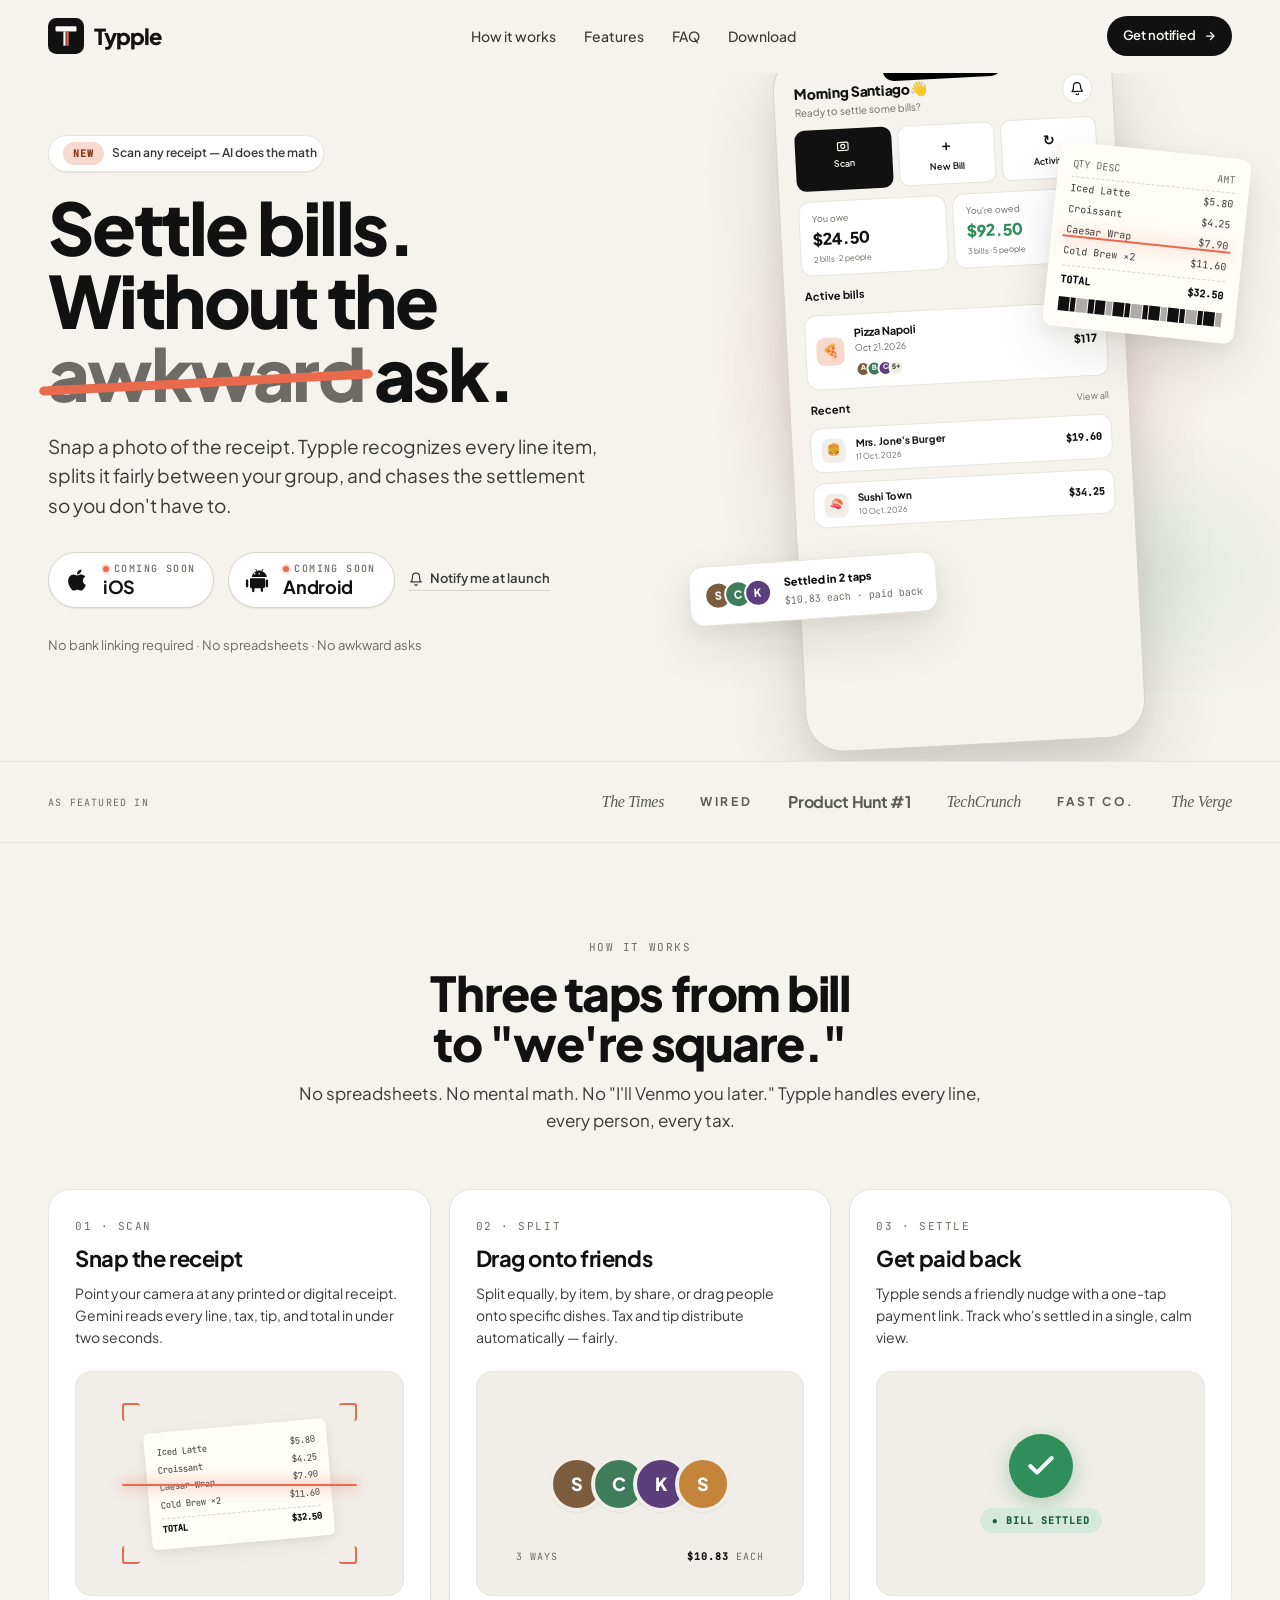
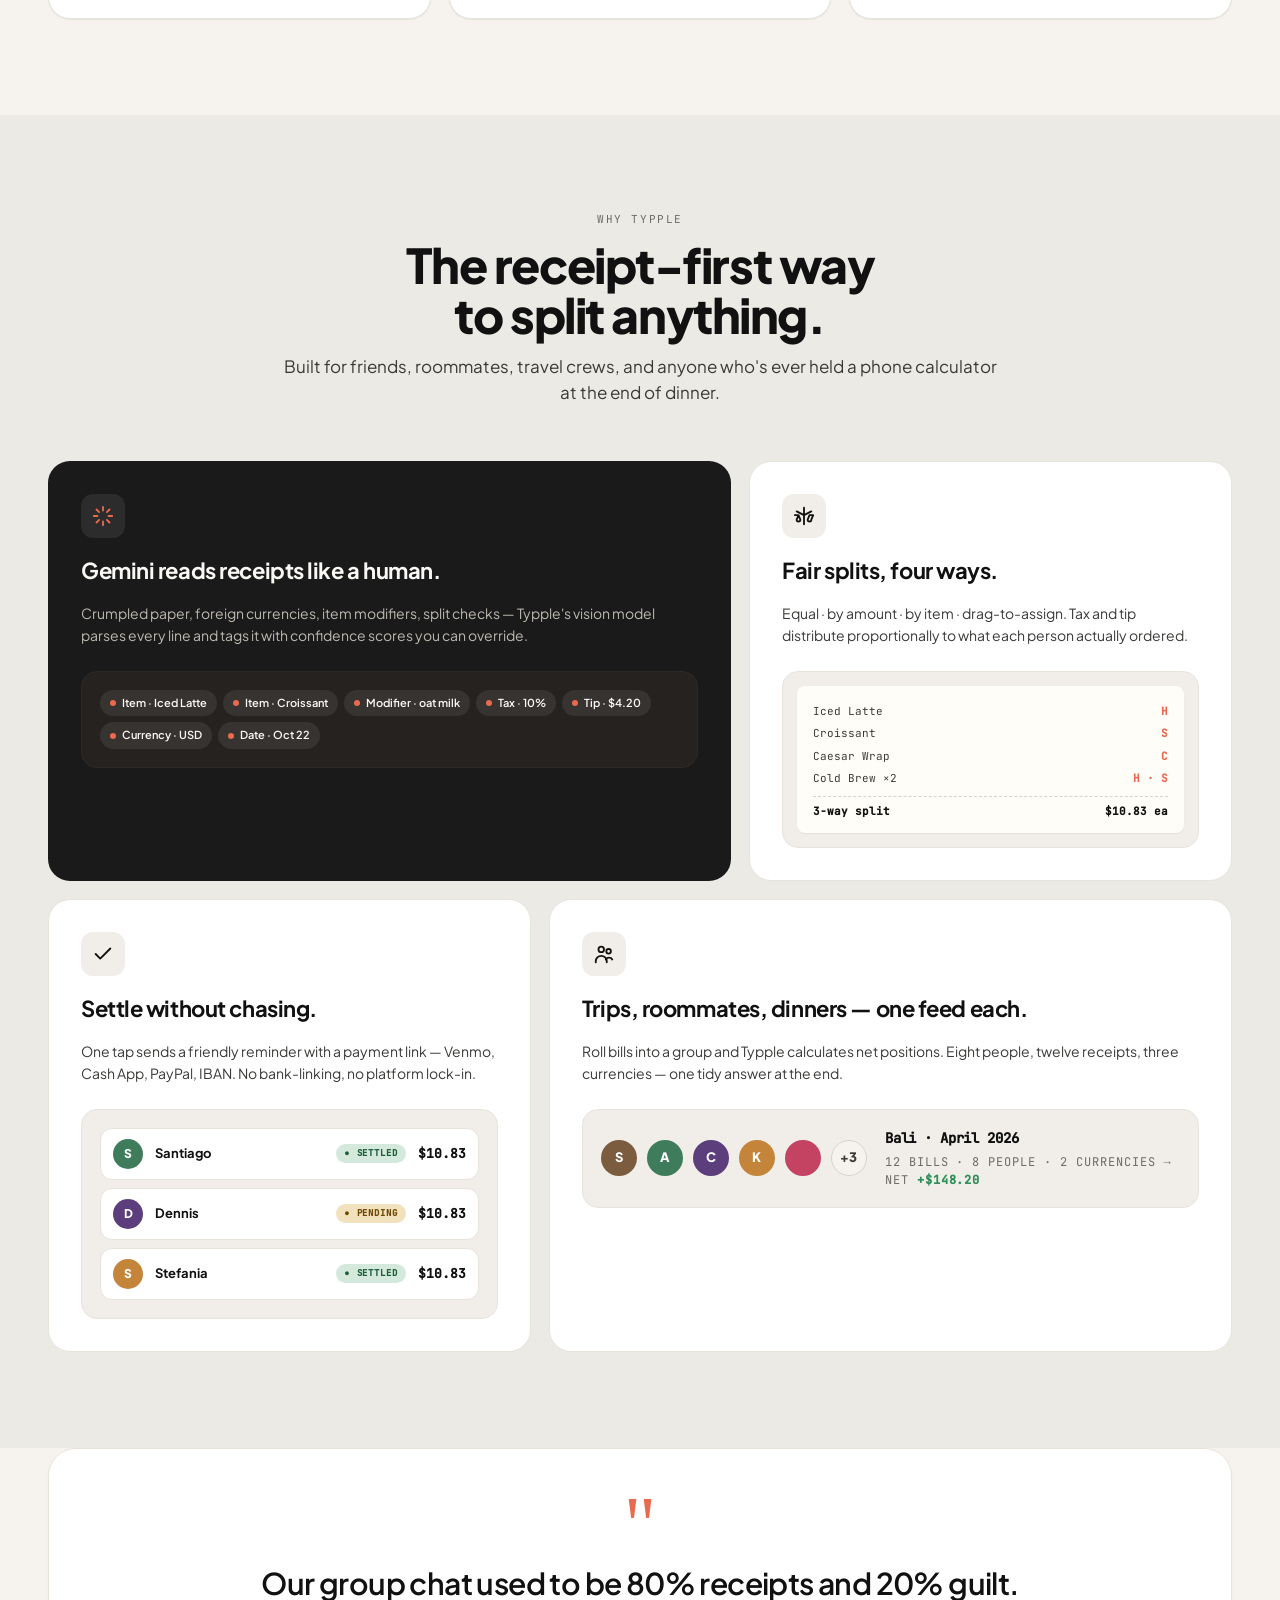
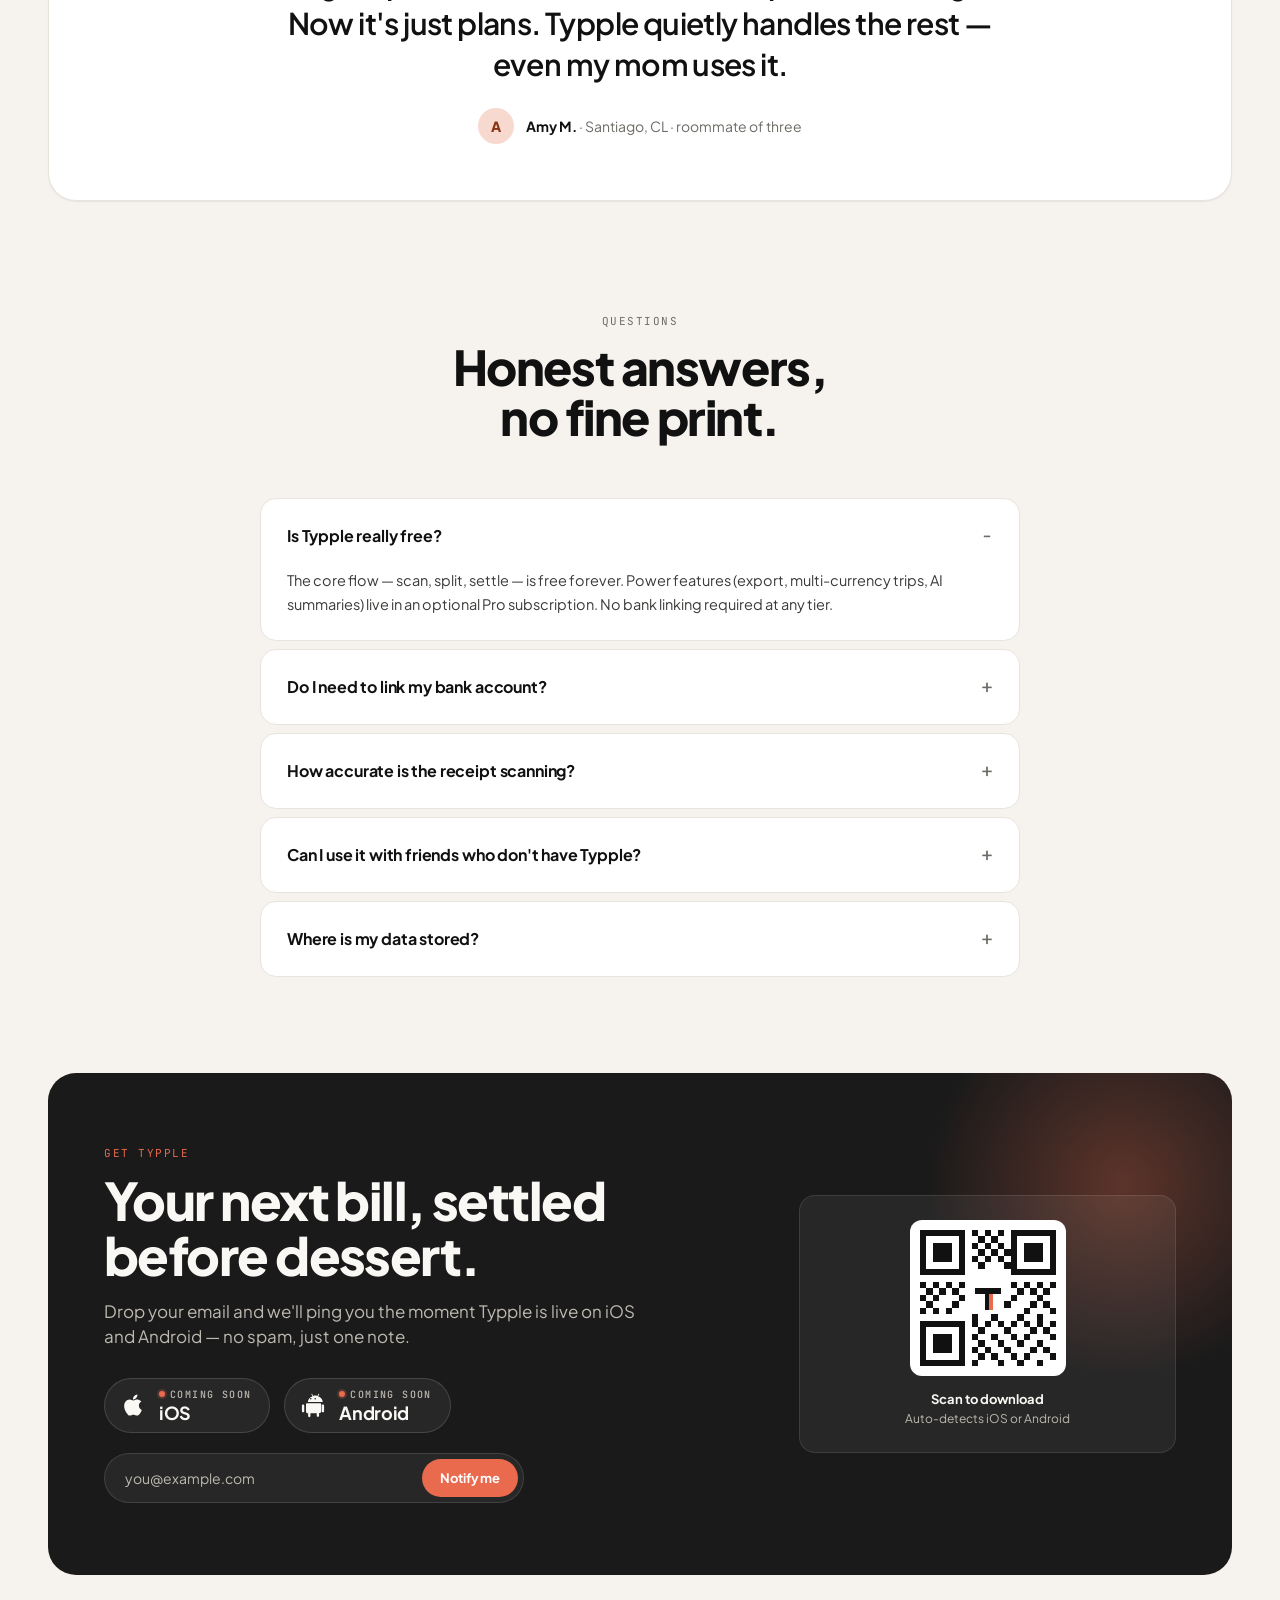
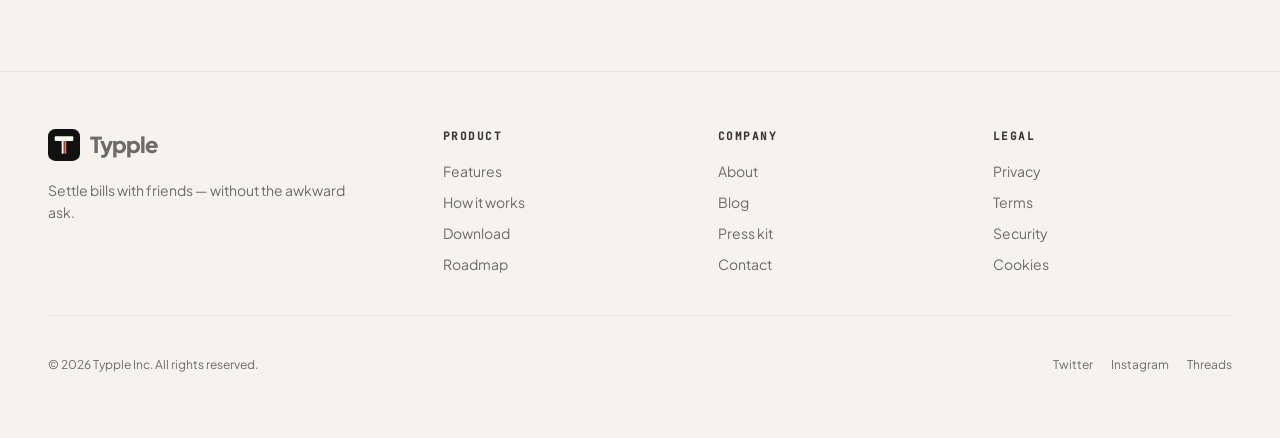
<file: index.html>
<!DOCTYPE html>
<html lang="en">
<head>
  <meta charset="utf-8">
  <meta name="viewport" content="width=device-width, initial-scale=1">
  <title>Typple — Settle without the awkward ask.</title>
  <meta name="description" content="Scan any receipt with AI, split it fairly, and get paid back. Typple makes settling with friends almost automatic.">
  <link rel="canonical" href="https://typpleapp.com/">
  <meta name="theme-color" content="#F6F3EE">
  <link rel="icon" type="image/x-icon" href="favicon.ico">

  <meta property="og:type" content="website">
  <meta property="og:url" content="https://typpleapp.com/">
  <meta property="og:title" content="Typple — Settle without the awkward ask.">
  <meta property="og:description" content="Scan any receipt with AI, split it fairly, and get paid back. Typple makes settling with friends almost automatic.">
  <meta property="og:image" content="https://typpleapp.com/og-image.png">
  <meta name="twitter:card" content="summary_large_image">
  <meta name="twitter:title" content="Typple — Settle without the awkward ask.">
  <meta name="twitter:description" content="Scan any receipt with AI, split it fairly, and get paid back. Typple makes settling with friends almost automatic.">
  <meta name="twitter:image" content="https://typpleapp.com/og-image.png">

  <link rel="stylesheet" href="css/fonts.css">
  <link rel="stylesheet" href="css/tokens.css">
  <link rel="stylesheet" href="css/base.css">
  <link rel="stylesheet" href="css/nav.css">
  <link rel="stylesheet" href="css/hero.css">
  <link rel="stylesheet" href="css/sections.css">
</head>
<body>

<!-- =================== NAV =================== -->
<div class="nav-wrap" id="navWrap">
  <nav class="nav container">
    <a href="#" class="brand">
      <svg width="36" height="36" viewBox="0 0 96 96" aria-label="Typple mark">
        <rect width="96" height="96" rx="22" fill="#111"></rect>
        <rect x="20" y="22" width="56" height="14" rx="3" fill="#FAF8F4"></rect>
        <path d="M41 36 H47 V74 H41 Z" fill="#FAF8F4"></path>
        <path d="M49 36 H55 V74 H49 Z" fill="#E96A4D"></path>
      </svg>
      <span class="brand-word">Typple</span>
    </a>
    <div class="nav-links">
      <a href="#how">How it works</a>
      <a href="#features">Features</a>
      <a href="#faq">FAQ</a>
      <a href="#download">Download</a>
    </div>
    <a href="#download" class="nav-cta">
      Get notified
      <svg width="12" height="12" viewBox="0 0 24 24" fill="none" stroke="currentColor" stroke-width="2.5" stroke-linecap="round" stroke-linejoin="round"><path d="M5 12h14"></path><path d="m13 5 7 7-7 7"></path></svg>
    </a>
  </nav>
</div>

<!-- =================== HERO =================== -->
<section class="hero">
  <div class="container hero-grid">
    <div>
      <div class="pill-row" id="heroPill">
        <span class="pill-chip" id="heroPillChip">New</span>
        <span id="heroPillText">Scan any receipt — AI does the math</span>
      </div>
      <h1 id="heroHeadline">
        <span id="heroH1">Settle bills.</span><br>
        <span id="heroH2">Without the</span><br>
        <span class="strike" id="heroStrike">awkward</span> <span id="heroH3">ask.</span>
      </h1>
      <p class="lead" id="heroLead">
        Snap a photo of the receipt. Typple recognizes every line item, splits it fairly between your group, and chases the settlement so you don't have to.
      </p>

      <div class="badges">
        <a class="plat" href="#download" aria-label="Coming soon to iOS">
          <span class="plat-ico" aria-hidden="true">
            <svg viewBox="0 0 24 24" fill="currentColor"><path d="M17.05 20.28c-.98.95-2.05.86-3.08.43-1.09-.46-2.09-.48-3.24 0-1.44.62-2.2.44-3.06-.43C2.79 15.25 3.51 7.59 9.05 7.31c1.35.07 2.29.74 3.08.8 1.18-.24 2.31-.93 3.57-.84 1.51.12 2.65.72 3.4 1.8-3.12 1.87-2.38 5.98.48 7.13-.57 1.5-1.31 2.99-2.54 4.09zM12.03 7.25c-.15-2.23 1.66-4.07 3.74-4.25.29 2.58-2.34 4.5-3.74 4.25z"></path></svg>
          </span>
          <span class="plat-col">
            <span class="plat-soon"><span class="plat-dot"></span>Coming soon</span>
            <span class="plat-name">iOS</span>
          </span>
        </a>

        <a class="plat" href="#download" aria-label="Coming soon to Android">
          <span class="plat-ico" aria-hidden="true">
            <svg viewBox="0 0 24 24" fill="currentColor">
              <path d="M5.7 10.5h12.6c.4 0 .7.3.7.7v6.4c0 .7-.6 1.3-1.3 1.3h-.5v2.4c0 .6-.5 1-1 1s-1-.4-1-1V19H9.8v2.4c0 .6-.5 1-1 1s-1-.4-1-1V19h-.5C6.6 19 6 18.4 6 17.7v-6.5c0-.4.3-.7.7-.7zM3.5 11.5c.6 0 1 .4 1 1v4.8c0 .6-.4 1-1 1s-1-.4-1-1v-4.8c0-.6.4-1 1-1zm17 0c.6 0 1 .4 1 1v4.8c0 .6-.4 1-1 1s-1-.4-1-1v-4.8c0-.6.4-1 1-1zM7.6 9.5c.1-2.3 1.7-4.2 4-5l-.9-1.6c-.1-.2 0-.4.1-.5.2-.1.4 0 .5.1l.9 1.7c.6-.2 1.2-.3 1.8-.3.6 0 1.2.1 1.8.3l.9-1.7c.1-.2.3-.2.5-.1.2.1.2.3.1.5l-.9 1.6c2.3.8 3.9 2.7 4 5H7.6zm2.5-2.2c.4 0 .7-.3.7-.7s-.3-.7-.7-.7-.7.3-.7.7.3.7.7.7zm3.8 0c.4 0 .7-.3.7-.7s-.3-.7-.7-.7-.7.3-.7.7.3.7.7.7z"></path>
            </svg>
          </span>
          <span class="plat-col">
            <span class="plat-soon"><span class="plat-dot"></span>Coming soon</span>
            <span class="plat-name">Android</span>
          </span>
        </a>

        <a class="notify-link" href="#download">
          <svg width="14" height="14" viewBox="0 0 24 24" fill="none" stroke="currentColor" stroke-width="2" stroke-linecap="round" stroke-linejoin="round"><path d="M6 8a6 6 0 0 1 12 0c0 7 3 9 3 9H3s3-2 3-9"></path><path d="M10 21a2 2 0 0 0 4 0"></path></svg>
          Notify me at launch
        </a>
      </div>

      <div class="hero-meta">
        <div>No bank linking required · No spreadsheets · No awkward asks</div>
      </div>
    </div>

    <!-- Hero visual -->
    <div class="stage">
      <!-- Floating receipt card -->
      <div class="receipt-card">
        <div class="rh"><span>QTY DESC</span><span>AMT</span></div>
        <div class="ri"><span>Iced Latte</span><span>$5.80</span></div>
        <div class="ri"><span>Croissant</span><span>$4.25</span></div>
        <div class="ri"><span>Caesar Wrap</span><span>$7.90</span></div>
        <div class="ri"><span>Cold Brew ×2</span><span>$11.60</span></div>
        <div class="rt"><span>TOTAL</span><span>$32.50</span></div>
        <div class="bars">
          <div></div><div></div><div></div><div></div><div></div><div></div>
          <div></div><div></div><div></div><div></div><div></div><div></div>
          <div></div><div></div><div></div><div></div><div></div><div></div>
        </div>
        <div class="scan-line"></div>
      </div>

      <!-- Phone -->
      <div class="phone">
        <div class="notch"></div>
        <div class="pscreen">
          <div class="ph-row">
            <div>
              <div class="ph-greet">Morning Santiago👋</div>
              <div class="ph-sub">Ready to settle some bills?</div>
            </div>
            <div class="ph-bell">
              <svg width="14" height="14" viewBox="0 0 24 24" fill="none" stroke="#111" stroke-width="2" stroke-linecap="round" stroke-linejoin="round"><path d="M6 8a6 6 0 0 1 12 0c0 7 3 9 3 9H3s3-2 3-9"></path><path d="M10 21a2 2 0 0 0 4 0"></path></svg>
            </div>
          </div>

          <div class="ph-quick">
            <div class="primary">
              <svg width="14" height="14" viewBox="0 0 24 24" fill="none" stroke="currentColor" stroke-width="2" stroke-linecap="round"><rect x="3" y="6" width="18" height="14" rx="2"></rect><circle cx="12" cy="13" r="3.5"></circle></svg>
              Scan
            </div>
            <div>
              <span style="font-size:14px;font-weight:700;">＋</span>
              New Bill
            </div>
            <div>
              <span style="font-size:14px;font-weight:700;">↻</span>
              Activity
            </div>
          </div>

          <div class="ph-bal">
            <div>
              <div class="l">You owe</div>
              <div class="n">$24.50</div>
              <div class="s">2 bills · 2 people</div>
            </div>
            <div>
              <div class="l">You're owed</div>
              <div class="n pos">$92.50</div>
              <div class="s">3 bills · 5 people</div>
            </div>
          </div>

          <div class="ph-sec-head"><b>Active bills</b><span>View all</span></div>
          <div class="ph-bill">
            <div class="ico">🍕</div>
            <div class="col">
              <div class="t">Pizza Napoli</div>
              <div class="s">Oct 21, 2026</div>
              <div class="ph-avstack">
                <div style="background:#7C5C3E">A</div>
                <div style="background:#3E7C5C">B</div>
                <div style="background:#5C3E7C">C</div>
                <div style="background:var(--bg-sunken);color:var(--ink-2)">5+</div>
              </div>
            </div>
            <div class="amt">$117</div>
          </div>

          <div class="ph-sec-head"><b>Recent</b><span>View all</span></div>
          <div class="ph-act">
            <div class="ico">🍔</div>
            <div>
              <div class="t">Mrs. Jone's Burger&nbsp;</div>
              <div class="s">11 Oct, 2026</div>
            </div>
            <div class="amt">$19.60</div>
          </div>
          <div class="ph-act">
            <div class="ico">🍣</div>
            <div>
              <div class="t">Sushi Town</div>
              <div class="s">10 Oct, 2026</div>
            </div>
            <div class="amt">$34.25</div>
          </div>
        </div>
      </div>

      <!-- Floating split card -->
      <div class="chip-card">
        <div class="stack">
          <div style="background:#7C5C3E">S</div>
          <div style="background:#3E7C5C">C</div>
          <div style="background:#5C3E7C">K</div>
        </div>
        <div class="col">
          <div class="t">Settled in 2 taps</div>
          <div class="s">$10.83 each · paid back</div>
        </div>
      </div>
    </div>
  </div>
</section>

<!-- =================== TRUST BAR =================== -->
<div class="trust" id="trustBar">
  <div class="container trust-row">
    <span class="label">As featured in</span>
    <div class="pubs">
      <span class="serif">The Times</span>
      <span class="allcaps">WIRED</span>
      <span>Product Hunt #1</span>
      <span class="serif">TechCrunch</span>
      <span class="allcaps">FAST CO.</span>
      <span class="serif">The Verge</span>
    </div>
  </div>
</div>

<!-- =================== HOW IT WORKS =================== -->
<section class="block" id="how">
  <div class="container">
    <div class="section-head">
      <div class="eyebrow">How it works</div>
      <h2>Three taps from bill<br>to "we're square."</h2>
      <p>No spreadsheets. No mental math. No "I'll Venmo you later." Typple handles every line, every person, every tax.</p>
    </div>

    <div class="steps">
      <!-- STEP 1 -->
      <div class="step-card">
        <div class="step-num">01 · Scan</div>
        <h3>Snap the receipt</h3>
        <p>Point your camera at any printed or digital receipt. Gemini reads every line, tax, tip, and total in under two seconds.</p>
        <div class="step-art">
          <div class="art-receipt">
            <div class="ri"><span>Iced Latte</span><span>$5.80</span></div>
            <div class="ri"><span>Croissant</span><span>$4.25</span></div>
            <div class="ri"><span>Caesar Wrap</span><span>$7.90</span></div>
            <div class="ri"><span>Cold Brew ×2</span><span>$11.60</span></div>
            <div class="rt"><span>TOTAL</span><span>$32.50</span></div>
          </div>
          <div class="art-corners"><i></i></div>
          <div class="art-beam"></div>
        </div>
      </div>

      <!-- STEP 2 -->
      <div class="step-card">
        <div class="step-num">02 · Split</div>
        <h3>Drag onto friends</h3>
        <p>Split equally, by item, by share, or drag people onto specific dishes. Tax and tip distribute automatically — fairly.</p>
        <div class="step-art">
          <div class="art-split">
            <div class="members">
              <div style="background:#7C5C3E">S</div>
              <div style="background:#3E7C5C">C</div>
              <div style="background:#5C3E7C">K</div>
              <div style="background:#C4843A">S</div>
            </div>
            <div class="tags">
              <span>3 ways</span>
              <span><b>$10.83</b> each</span>
            </div>
          </div>
        </div>
      </div>

      <!-- STEP 3 -->
      <div class="step-card">
        <div class="step-num">03 · Settle</div>
        <h3>Get paid back</h3>
        <p>Typple sends a friendly nudge with a one-tap payment link. Track who's settled in a single, calm view.</p>
        <div class="step-art">
          <div class="art-settled">
            <div class="check">
              <svg width="32" height="32" viewBox="0 0 24 24" fill="none" stroke="#fff" stroke-width="3" stroke-linecap="round" stroke-linejoin="round"><polyline points="20 6 9 17 4 12"></polyline></svg>
            </div>
            <div class="pill">● Bill settled</div>
          </div>
        </div>
      </div>
    </div>
  </div>
</section>

<!-- =================== FEATURES =================== -->
<section class="block features" id="features">
  <div class="container">
    <div class="section-head">
      <div class="eyebrow">Why Typple</div>
      <h2>The receipt-first way<br>to split anything.</h2>
      <p>Built for friends, roommates, travel crews, and anyone who's ever held a phone calculator at the end of dinner.</p>
    </div>

    <div class="feature-grid">
      <!-- AI scanning (dark, large) -->
      <div class="feat dark" style="grid-column: span 7;">
        <div class="feat-icon">
          <svg width="22" height="22" viewBox="0 0 24 24" fill="none" stroke="#E96A4D" stroke-width="2" stroke-linecap="round" stroke-linejoin="round">
            <path d="M12 2v4M12 18v4M4.93 4.93l2.83 2.83M16.24 16.24l2.83 2.83M2 12h4M18 12h4M4.93 19.07l2.83-2.83M16.24 7.76l2.83-2.83"></path>
          </svg>
        </div>
        <h3>Gemini reads receipts like a human.</h3>
        <p class="feat-sub">Crumpled paper, foreign currencies, item modifiers, split checks — Typple's vision model parses every line and tags it with confidence scores you can override.</p>
        <div class="feat-visual">
          <div class="ai-tags">
            <span class="ai-tag"><span class="dot"></span>Item · Iced Latte</span>
            <span class="ai-tag"><span class="dot"></span>Item · Croissant</span>
            <span class="ai-tag"><span class="dot"></span>Modifier · oat milk</span>
            <span class="ai-tag"><span class="dot"></span>Tax · 10%</span>
            <span class="ai-tag"><span class="dot"></span>Tip · $4.20</span>
            <span class="ai-tag"><span class="dot"></span>Currency · USD</span>
            <span class="ai-tag"><span class="dot"></span>Date · Oct 22</span>
          </div>
        </div>
      </div>

      <!-- Fair splits -->
      <div class="feat" style="grid-column: span 5;">
        <div class="feat-icon">
          <svg width="22" height="22" viewBox="0 0 24 24" fill="none" stroke="#111" stroke-width="2" stroke-linecap="round" stroke-linejoin="round">
            <path d="M12 3v18"></path><path d="m4 7 8 4 8-4"></path><path d="M2 11h4l-2 5a2 2 0 0 0 4 0l-2-5"></path><path d="M18 11h4l-2 5a2 2 0 0 1-4 0l2-5"></path>
          </svg>
        </div>
        <h3>Fair splits, four ways.</h3>
        <p class="feat-sub">Equal · by amount · by item · drag-to-assign. Tax and tip distribute proportionally to what each person actually ordered.</p>
        <div class="feat-visual" style="padding: 14px;">
          <div class="mini-receipt">
            <div class="ri"><span>Iced Latte</span><span class="who">H</span></div>
            <div class="ri"><span>Croissant</span><span class="who">S</span></div>
            <div class="ri"><span>Caesar Wrap</span><span class="who">C</span></div>
            <div class="ri"><span>Cold Brew ×2</span><span class="who">H · S</span></div>
            <div class="hr"></div>
            <div class="rt"><span>3-way split</span><span>$10.83 ea</span></div>
          </div>
        </div>
      </div>

      <!-- Settle row -->
      <div class="feat" style="grid-column: span 5;">
        <div class="feat-icon">
          <svg width="22" height="22" viewBox="0 0 24 24" fill="none" stroke="#111" stroke-width="2" stroke-linecap="round" stroke-linejoin="round">
            <polyline points="20 6 9 17 4 12"></polyline>
          </svg>
        </div>
        <h3>Settle without chasing.</h3>
        <p class="feat-sub">One tap sends a friendly reminder with a payment link — Venmo, Cash App, PayPal, IBAN. No bank-linking, no platform lock-in.</p>
        <div class="feat-visual">
          <div class="settle-list">
            <div class="settle-row">
              <div class="av" style="background:#3E7C5C">S</div>
              <div class="t">Santiago</div>
              <span class="badge-pill green">● Settled</span>
              <div class="amt">$10.83</div>
            </div>
            <div class="settle-row">
              <div class="av" style="background:#5C3E7C">D</div>
              <div class="t">Dennis</div>
              <span class="badge-pill warn">● Pending</span>
              <div class="amt">$10.83</div>
            </div>
            <div class="settle-row">
              <div class="av" style="background:#C4843A">S</div>
              <div class="t">Stefania</div>
              <span class="badge-pill green">● Settled</span>
              <div class="amt">$10.83</div>
            </div>
          </div>
        </div>
      </div>

      <!-- Trip groups -->
      <div class="feat" style="grid-column: span 7;">
        <div class="feat-icon">
          <svg width="22" height="22" viewBox="0 0 24 24" fill="none" stroke="#111" stroke-width="2" stroke-linecap="round" stroke-linejoin="round">
            <circle cx="9" cy="7" r="3"></circle><circle cx="17" cy="9" r="2.5"></circle><path d="M3 21v-1a6 6 0 0 1 12 0v1"></path><path d="M14 18a4 4 0 0 1 7 0"></path>
          </svg>
        </div>
        <h3>Trips, roommates, dinners — one feed each.</h3>
        <p class="feat-sub">Roll bills into a group and Typple calculates net positions. Eight people, twelve receipts, three currencies — one tidy answer at the end.</p>
        <div class="feat-visual">
          <div style="display:flex; gap: 18px; align-items:center;">
            <div class="av-row">
              <div class="av" style="background:#7C5C3E">S</div>
              <div class="av" style="background:#3E7C5C">A</div>
              <div class="av" style="background:#5C3E7C">C</div>
              <div class="av" style="background:#C4843A">K</div>
              <div class="av" style="background:#C44362">
</div>
              <div class="av" style="background:var(--bg-app);color:var(--ink-2);border:1px solid var(--stroke-2);">+3</div>
            </div>
            <div style="flex:1; font-family: var(--font-mono); font-size: 12px; color: var(--ink-3); text-transform: uppercase; letter-spacing: .08em;">
              <div style="color:var(--ink-1); font-weight: 700; font-size: 14px; letter-spacing: -0.01em; text-transform: none; margin-bottom: 4px;">Bali · April 2026</div>
              12 bills · 8 people · 2 currencies → net <b style="color:var(--positive)">+$148.20</b>
            </div>
          </div>
        </div>
      </div>
    </div>
  </div>
</section>

<!-- =================== TESTIMONIAL =================== -->
<section class="block" style="padding-top: 0;">
  <div class="container">
    <div class="quote-block">
      <div class="open">"</div>
      <blockquote>
        Our group chat used to be 80% receipts and 20% guilt. Now it's just plans. Typple quietly handles the rest — even my mom uses it.
      </blockquote>
      <div class="attr">
        <span class="av">A</span>
        <span><b>Amy M.</b> · Santiago, CL · roommate of three</span>
      </div>
    </div>
  </div>
</section>

<!-- =================== FAQ =================== -->
<section class="block" id="faq" style="padding-top: 16px;">
  <div class="container">
    <div class="section-head">
      <div class="eyebrow">Questions</div>
      <h2>Honest answers,<br>no fine print.</h2>
    </div>
    <div class="faq-list">
      <details class="faq" open="">
        <summary>Is Typple really free?</summary>
        <p>The core flow — scan, split, settle — is free forever. Power features (export, multi-currency trips, AI summaries) live in an optional Pro subscription. No bank linking required at any tier.</p>
      </details>
      <details class="faq">
        <summary>Do I need to link my bank account?</summary>
        <p>No. Typple is a calculator and coordinator — not a wallet. We hand off payment to whatever your group already uses (Venmo, Cash App, PayPal, Revolut, IBAN, even cash).</p>
      </details>
      <details class="faq">
        <summary>How accurate is the receipt scanning?</summary>
        <p>Typple uses Gemini's vision model, which currently parses around 98% of typical restaurant receipts correctly on the first try. When it's unsure, items appear with a confidence flag you can tap to confirm or edit.</p>
      </details>
      <details class="faq">
        <summary>Can I use it with friends who don't have Typple?</summary>
        <p>Yes. Anyone can open a settlement link in their browser, see their share, and pay — no install required. Friends who do install get a richer history.</p>
      </details>
      <details class="faq">
        <summary>Where is my data stored?</summary>
        <p>Receipts are processed in-region (EU or US) and deleted from our servers within 30 days. Only the parsed line items stay attached to your bill history. Read more in our privacy policy.</p>
      </details>
    </div>
  </div>
</section>

<!-- =================== DOWNLOAD CTA =================== -->
<section class="container" id="download">
  <div class="cta">
    <div class="cta-grid">
      <div>
        <div class="eyebrow">Get Typple</div>
        <h2>Your next bill, settled before dessert.</h2>
        <p>Drop your email and we'll ping you the moment Typple is live on iOS and Android — no spam, just one note.</p>
        <div class="badges">
          <span class="plat plat-dark" aria-label="Coming soon to iOS">
            <span class="plat-ico" aria-hidden="true">
              <svg viewBox="0 0 24 24" fill="currentColor"><path d="M17.05 20.28c-.98.95-2.05.86-3.08.43-1.09-.46-2.09-.48-3.24 0-1.44.62-2.2.44-3.06-.43C2.79 15.25 3.51 7.59 9.05 7.31c1.35.07 2.29.74 3.08.8 1.18-.24 2.31-.93 3.57-.84 1.51.12 2.65.72 3.4 1.8-3.12 1.87-2.38 5.98.48 7.13-.57 1.5-1.31 2.99-2.54 4.09zM12.03 7.25c-.15-2.23 1.66-4.07 3.74-4.25.29 2.58-2.34 4.5-3.74 4.25z"></path></svg>
            </span>
            <span class="plat-col">
              <span class="plat-soon"><span class="plat-dot"></span>Coming soon</span>
              <span class="plat-name">iOS</span>
            </span>
          </span>
          <span class="plat plat-dark" aria-label="Coming soon to Android">
            <span class="plat-ico" aria-hidden="true">
              <svg viewBox="0 0 24 24" fill="currentColor">
                <path d="M5.7 10.5h12.6c.4 0 .7.3.7.7v6.4c0 .7-.6 1.3-1.3 1.3h-.5v2.4c0 .6-.5 1-1 1s-1-.4-1-1V19H9.8v2.4c0 .6-.5 1-1 1s-1-.4-1-1V19h-.5C6.6 19 6 18.4 6 17.7v-6.5c0-.4.3-.7.7-.7zM3.5 11.5c.6 0 1 .4 1 1v4.8c0 .6-.4 1-1 1s-1-.4-1-1v-4.8c0-.6.4-1 1-1zm17 0c.6 0 1 .4 1 1v4.8c0 .6-.4 1-1 1s-1-.4-1-1v-4.8c0-.6.4-1 1-1zM7.6 9.5c.1-2.3 1.7-4.2 4-5l-.9-1.6c-.1-.2 0-.4.1-.5.2-.1.4 0 .5.1l.9 1.7c.6-.2 1.2-.3 1.8-.3.6 0 1.2.1 1.8.3l.9-1.7c.1-.2.3-.2.5-.1.2.1.2.3.1.5l-.9 1.6c2.3.8 3.9 2.7 4 5H7.6zm2.5-2.2c.4 0 .7-.3.7-.7s-.3-.7-.7-.7-.7.3-.7.7.3.7.7.7zm3.8 0c.4 0 .7-.3.7-.7s-.3-.7-.7-.7-.7.3-.7.7.3.7.7.7z"></path>
              </svg>
            </span>
            <span class="plat-col">
              <span class="plat-soon"><span class="plat-dot"></span>Coming soon</span>
              <span class="plat-name">Android</span>
            </span>
          </span>
        </div>

        <form class="notify-form" onsubmit="event.preventDefault(); this.querySelector('button').textContent='Thanks — you\u2019re on the list ✓';">
          <input type="email" required="" placeholder="you@example.com" aria-label="Email address">
          <button type="submit">Notify me</button>
        </form>
      </div>

      <div class="qr-block">
        <div class="qr">
          <!-- Decorative pseudo-QR -->
          <svg viewBox="0 0 21 21" shape-rendering="crispEdges">
            <rect width="21" height="21" fill="#fff"></rect>
            <g fill="#111">
              <!-- finder TL -->
              <rect x="0" y="0" width="7" height="7"></rect>
              <rect x="1" y="1" width="5" height="5" fill="#fff"></rect>
              <rect x="2" y="2" width="3" height="3"></rect>
              <!-- finder TR -->
              <rect x="14" y="0" width="7" height="7"></rect>
              <rect x="15" y="1" width="5" height="5" fill="#fff"></rect>
              <rect x="16" y="2" width="3" height="3"></rect>
              <!-- finder BL -->
              <rect x="0" y="14" width="7" height="7"></rect>
              <rect x="1" y="15" width="5" height="5" fill="#fff"></rect>
              <rect x="2" y="16" width="3" height="3"></rect>
              <!-- pattern noise -->
              <rect x="8" y="0" width="1" height="1"></rect><rect x="10" y="0" width="1" height="1"></rect><rect x="12" y="0" width="1" height="1"></rect>
              <rect x="9" y="1" width="1" height="1"></rect><rect x="11" y="1" width="1" height="1"></rect>
              <rect x="8" y="2" width="1" height="1"></rect><rect x="10" y="2" width="1" height="1"></rect><rect x="12" y="2" width="1" height="1"></rect>
              <rect x="9" y="3" width="1" height="1"></rect><rect x="11" y="3" width="1" height="1"></rect><rect x="13" y="3" width="1" height="1"></rect>
              <rect x="8" y="4" width="1" height="1"></rect><rect x="10" y="4" width="1" height="1"></rect><rect x="12" y="4" width="1" height="1"></rect>
              <rect x="9" y="5" width="1" height="1"></rect><rect x="13" y="5" width="1" height="1"></rect>
              <rect x="0" y="8" width="1" height="1"></rect><rect x="2" y="8" width="1" height="1"></rect><rect x="4" y="8" width="1" height="1"></rect><rect x="6" y="8" width="1" height="1"></rect>
              <rect x="8" y="8" width="1" height="1"></rect><rect x="10" y="8" width="1" height="1"></rect><rect x="12" y="8" width="1" height="1"></rect>
              <rect x="14" y="8" width="1" height="1"></rect><rect x="16" y="8" width="1" height="1"></rect><rect x="18" y="8" width="1" height="1"></rect><rect x="20" y="8" width="1" height="1"></rect>
              <rect x="1" y="9" width="1" height="1"></rect><rect x="3" y="9" width="1" height="1"></rect><rect x="5" y="9" width="1" height="1"></rect>
              <rect x="9" y="9" width="1" height="1"></rect><rect x="11" y="9" width="1" height="1"></rect><rect x="15" y="9" width="1" height="1"></rect><rect x="17" y="9" width="1" height="1"></rect><rect x="19" y="9" width="1" height="1"></rect>
              <rect x="0" y="10" width="1" height="1"></rect><rect x="2" y="10" width="1" height="1"></rect><rect x="6" y="10" width="1" height="1"></rect>
              <rect x="10" y="10" width="1" height="1"></rect><rect x="12" y="10" width="1" height="1"></rect><rect x="14" y="10" width="1" height="1"></rect><rect x="18" y="10" width="1" height="1"></rect>
              <rect x="1" y="11" width="1" height="1"></rect><rect x="5" y="11" width="1" height="1"></rect>
              <rect x="9" y="11" width="1" height="1"></rect><rect x="13" y="11" width="1" height="1"></rect><rect x="17" y="11" width="1" height="1"></rect><rect x="19" y="11" width="1" height="1"></rect>
              <rect x="0" y="12" width="1" height="1"></rect><rect x="2" y="12" width="1" height="1"></rect><rect x="4" y="12" width="1" height="1"></rect><rect x="8" y="12" width="1" height="1"></rect>
              <rect x="10" y="12" width="1" height="1"></rect><rect x="12" y="12" width="1" height="1"></rect><rect x="16" y="12" width="1" height="1"></rect><rect x="20" y="12" width="1" height="1"></rect>
              <rect x="8" y="13" width="1" height="1"></rect><rect x="11" y="13" width="1" height="1"></rect><rect x="15" y="13" width="1" height="1"></rect><rect x="18" y="13" width="1" height="1"></rect>
              <rect x="8" y="14" width="1" height="1"></rect><rect x="10" y="14" width="1" height="1"></rect><rect x="12" y="14" width="1" height="1"></rect><rect x="14" y="14" width="1" height="1"></rect><rect x="16" y="14" width="1" height="1"></rect><rect x="18" y="14" width="1" height="1"></rect><rect x="20" y="14" width="1" height="1"></rect>
              <rect x="9" y="15" width="1" height="1"></rect><rect x="13" y="15" width="1" height="1"></rect><rect x="17" y="15" width="1" height="1"></rect><rect x="19" y="15" width="1" height="1"></rect>
              <rect x="8" y="16" width="1" height="1"></rect><rect x="11" y="16" width="1" height="1"></rect><rect x="14" y="16" width="1" height="1"></rect><rect x="16" y="16" width="1" height="1"></rect><rect x="20" y="16" width="1" height="1"></rect>
              <rect x="9" y="17" width="1" height="1"></rect><rect x="12" y="17" width="1" height="1"></rect><rect x="15" y="17" width="1" height="1"></rect><rect x="18" y="17" width="1" height="1"></rect>
              <rect x="8" y="18" width="1" height="1"></rect><rect x="10" y="18" width="1" height="1"></rect><rect x="13" y="18" width="1" height="1"></rect><rect x="17" y="18" width="1" height="1"></rect><rect x="19" y="18" width="1" height="1"></rect>
              <rect x="9" y="19" width="1" height="1"></rect><rect x="11" y="19" width="1" height="1"></rect><rect x="14" y="19" width="1" height="1"></rect><rect x="16" y="19" width="1" height="1"></rect><rect x="20" y="19" width="1" height="1"></rect>
              <rect x="8" y="20" width="1" height="1"></rect><rect x="12" y="20" width="1" height="1"></rect><rect x="15" y="20" width="1" height="1"></rect><rect x="18" y="20" width="1" height="1"></rect>
            </g>
            <!-- Centered Typple mark -->
            <rect x="8" y="8" width="5" height="5" fill="#fff"></rect>
            <rect x="8.5" y="9" width="4" height="0.9" fill="#111"></rect>
            <rect x="10" y="9.9" width="0.6" height="2.4" fill="#111"></rect>
            <rect x="10.6" y="9.9" width="0.6" height="2.4" fill="#E96A4D"></rect>
          </svg>
        </div>
        <div>
          <div class="qrtitle">Scan to download</div>
          <div class="qrsub">Auto-detects iOS or Android</div>
        </div>
      </div>
    </div>
  </div>
</section>

<!-- =================== FOOTER =================== -->
<footer>
  <div class="container">
    <div class="footer-grid">
      <div>
        <a href="#" class="brand">
          <svg width="32" height="32" viewBox="0 0 96 96">
            <rect width="96" height="96" rx="22" fill="#111"></rect>
            <rect x="20" y="22" width="56" height="14" rx="3" fill="#FAF8F4"></rect>
            <path d="M41 36 H47 V74 H41 Z" fill="#FAF8F4"></path>
            <path d="M49 36 H55 V74 H49 Z" fill="#E96A4D"></path>
          </svg>
          <span class="brand-word">Typple</span>
        </a>
        <p style="margin-top: 12px; max-width: 320px; font-size: 14px; line-height: 1.6;">
          Settle bills with friends — without the awkward ask.
        </p>
      </div>
      <div>
        <h4>Product</h4>
        <ul>
          <li><a href="#features">Features</a></li>
          <li><a href="#how">How it works</a></li>
          <li><a href="#download">Download</a></li>
          <li><a href="#">Roadmap</a></li>
        </ul>
      </div>
      <div>
        <h4>Company</h4>
        <ul>
          <li><a href="#">About</a></li>
          <li><a href="#">Blog</a></li>
          <li><a href="#">Press kit</a></li>
          <li><a href="#">Contact</a></li>
        </ul>
      </div>
      <div>
        <h4>Legal</h4>
        <ul>
          <li><a href="#">Privacy</a></li>
          <li><a href="#">Terms</a></li>
          <li><a href="#">Security</a></li>
          <li><a href="#">Cookies</a></li>
        </ul>
      </div>
    </div>
    <div class="legal">
      <span>© 2026 Typple Inc. All rights reserved.</span>
      <div class="links">
        <a href="#">Twitter</a>
        <a href="#">Instagram</a>
        <a href="#">Threads</a>
      </div>
    </div>
  </div>
</footer>

<script>
  // Sticky nav border on scroll
  const nav = document.getElementById('navWrap');
  const onScroll = () => nav.classList.toggle('scrolled', window.scrollY > 8);
  window.addEventListener('scroll', onScroll, { passive: true });
  onScroll();
</script>

</body>
</html>
</file>
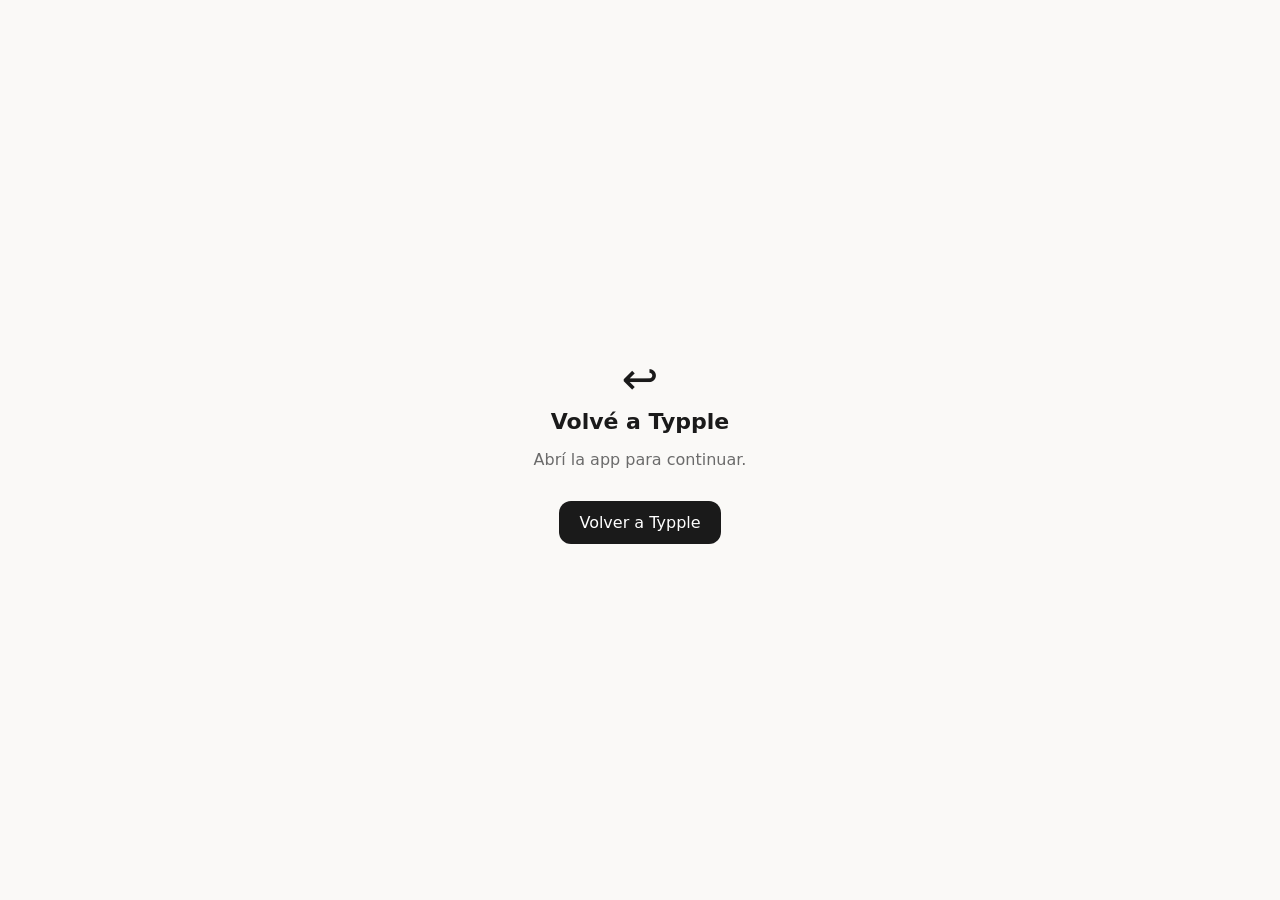
<file: mp/result/index.html>
<!DOCTYPE html>
<html lang="es">
<head>
  <meta charset="utf-8" />
  <meta name="viewport" content="width=device-width, initial-scale=1" />
  <title>Typple — Mercado Pago</title>
  <link rel="icon" href="/favicon.ico" />
  <style>
    body { font-family: -apple-system, system-ui, sans-serif; display: flex;
      min-height: 100vh; align-items: center; justify-content: center;
      margin: 0; background: #faf9f7; color: #1a1a1a; text-align: center; }
    .box { padding: 24px; max-width: 360px; }
    .mark { font-size: 44px; line-height: 1; margin-bottom: 8px; }
    .ok { color: #1f9d55; }
    .err { color: #d64545; }
    h2 { margin: 8px 0; font-size: 22px; }
    .muted { color: #6b6b6b; }
    a.btn { display: inline-block; margin-top: 16px; padding: 12px 20px;
      background: #1a1a1a; color: #fff; border-radius: 12px; text-decoration: none; }
  </style>
</head>
<body>
  <div class="box">
    <div class="mark" id="mark">…</div>
    <h2 id="status">Procesando…</h2>
    <p class="muted" id="hint">Un momento.</p>
    <a class="btn" id="back" href="typpleapp://" style="display:none">
      Volver a Typple
    </a>
  </div>

  <script>
    // Página de RESULTADO de la vinculación OAuth con Mercado Pago.
    // El canje de tokens y el alta en mp_accounts ya ocurrieron del lado del
    // server (Edge Function mp-oauth-callback). Acá solo mostramos el
    // desenlace que la función pasó por query string y rebotamos a la app.
    function qp(name) {
      return new URLSearchParams(window.location.search).get(name);
    }
    var status = qp('status');
    var reason = qp('reason');

    var el = {
      mark: document.getElementById('mark'),
      status: document.getElementById('status'),
      hint: document.getElementById('hint'),
      back: document.getElementById('back'),
    };

    // Mensajes de error por motivo (los que emite mp-oauth-callback).
    var ERRORS = {
      denied: {
        title: 'Vinculación cancelada',
        hint: 'No se vinculó Mercado Pago. Podés intentarlo de nuevo desde la app.',
      },
      bad_state: {
        title: 'El enlace expiró',
        hint: 'Volvé a la app e iniciá la vinculación de nuevo.',
      },
      exchange_failed: {
        title: 'No pudimos vincular',
        hint: 'Hubo un problema con Mercado Pago. Probá de nuevo en unos minutos.',
      },
    };

    function showOk() {
      el.mark.textContent = '✓';
      el.mark.className = 'mark ok';
      el.status.textContent = 'Mercado Pago vinculado';
      el.hint.textContent = 'Ya podés cobrar tus divisiones. Volvé a Typple.';
      el.back.style.display = 'inline-block';
      // Camino feliz: reabre la app por deep link (custom scheme).
      window.location.href = 'typpleapp://';
    }

    function showError(r) {
      var e = ERRORS[r] || {
        title: 'No pudimos vincular',
        hint: 'Volvé a la app e intentá de nuevo.',
      };
      el.mark.textContent = '✕';
      el.mark.className = 'mark err';
      el.status.textContent = e.title;
      el.hint.textContent = e.hint;
      el.back.style.display = 'inline-block';
      // En error NO auto-rebotamos: dejamos que el usuario lea y decida.
    }

    if (status === 'ok') {
      showOk();
    } else if (status === 'error') {
      showError(reason);
    } else {
      // Sin status reconocible: llegaron acá fuera del flujo. Ofrecemos volver.
      el.mark.textContent = '↩';
      el.mark.className = 'mark';
      el.status.textContent = 'Volvé a Typple';
      el.hint.textContent = 'Abrí la app para continuar.';
      el.back.style.display = 'inline-block';
    }
  </script>
</body>
</html>
</file>
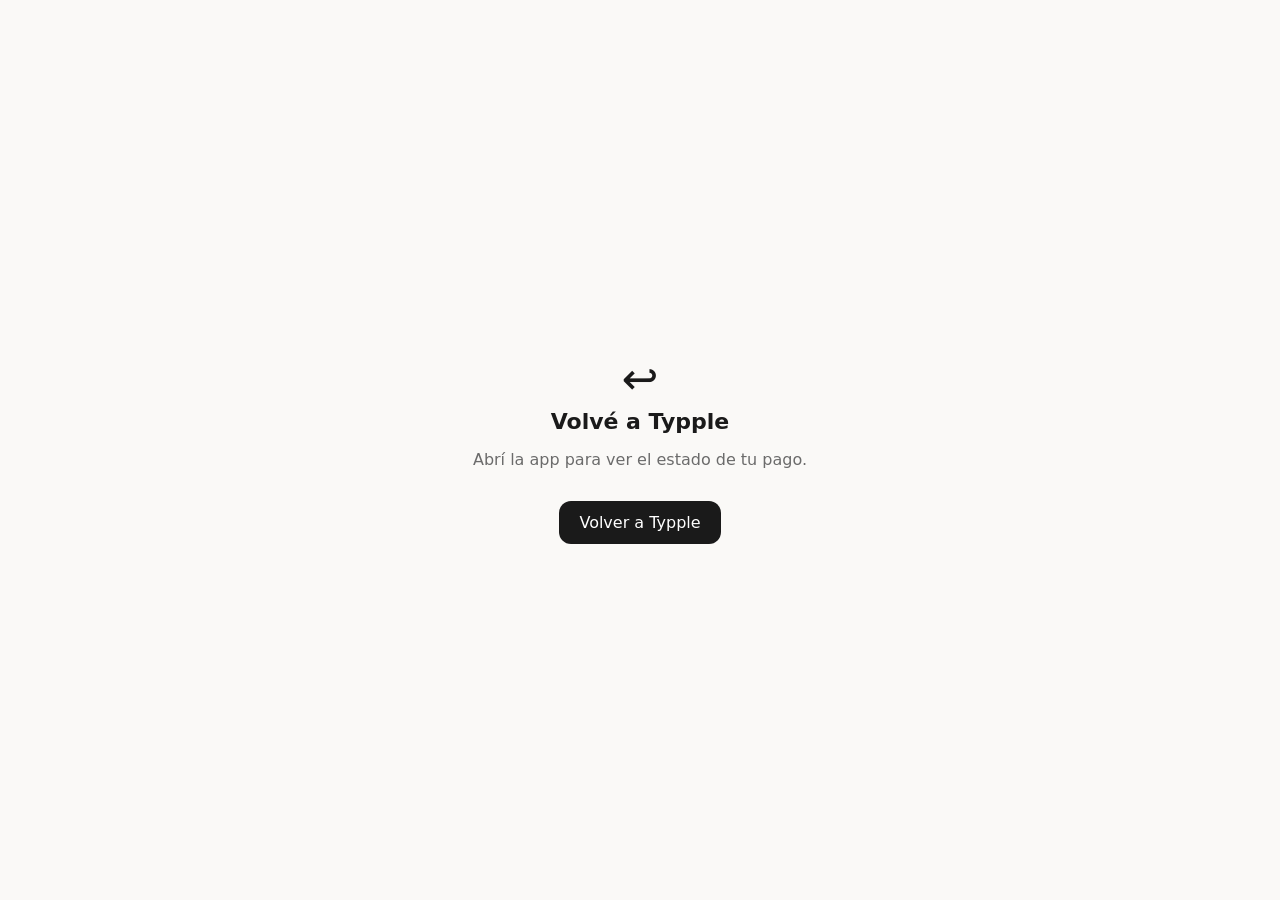
<file: mp/return/index.html>
<!DOCTYPE html>
<html lang="es">
<head>
  <meta charset="utf-8" />
  <meta name="viewport" content="width=device-width, initial-scale=1" />
  <title>Typple — Pago</title>
  <link rel="icon" href="/favicon.ico" />
  <style>
    body { font-family: -apple-system, system-ui, sans-serif; display: flex;
      min-height: 100vh; align-items: center; justify-content: center;
      margin: 0; background: #faf9f7; color: #1a1a1a; text-align: center; }
    .box { padding: 24px; max-width: 360px; }
    .mark { font-size: 44px; line-height: 1; margin-bottom: 8px; }
    .ok { color: #1f9d55; }
    .wait { color: #c98a1a; }
    .err { color: #d64545; }
    h2 { margin: 8px 0; font-size: 22px; }
    .muted { color: #6b6b6b; }
    a.btn { display: inline-block; margin-top: 16px; padding: 12px 20px;
      background: #1a1a1a; color: #fff; border-radius: 12px; text-decoration: none; }
  </style>
</head>
<body>
  <div class="box">
    <div class="mark" id="mark">…</div>
    <h2 id="status">Procesando…</h2>
    <p class="muted" id="hint">Un momento.</p>
    <a class="btn" id="back" href="typpleapp://" style="display:none">
      Volver a Typple
    </a>
  </div>

  <script>
    // Página de RETORNO del checkout de Mercado Pago (back_urls).
    // OJO: el status que manda MP acá es solo para mostrar. La confirmación
    // REAL del pago la hace el webhook (mp-webhook) del lado del server, que
    // marca al miembro como pagado. Esta página no decide nada.
    function qp(name) {
      return new URLSearchParams(window.location.search).get(name);
    }
    var status = qp('status') || qp('collection_status');

    var el = {
      mark: document.getElementById('mark'),
      status: document.getElementById('status'),
      hint: document.getElementById('hint'),
      back: document.getElementById('back'),
    };
    el.back.style.display = 'inline-block';

    if (status === 'approved') {
      el.mark.textContent = '✓';
      el.mark.className = 'mark ok';
      el.status.textContent = '¡Pago enviado!';
      el.hint.textContent = 'Se confirma en Typple en unos segundos. Volvé a la app.';
      // Camino feliz: reabre la app por deep link.
      window.location.href = 'typpleapp://';
    } else if (status === 'pending' || status === 'in_process') {
      el.mark.textContent = '⏳';
      el.mark.className = 'mark wait';
      el.status.textContent = 'Pago pendiente';
      el.hint.textContent = 'Mercado Pago lo está procesando. Te avisamos en la app cuando se confirme.';
    } else if (status === 'rejected' || status === 'failure' || status === 'cancelled') {
      el.mark.textContent = '✕';
      el.mark.className = 'mark err';
      el.status.textContent = 'El pago no se completó';
      el.hint.textContent = 'No se hizo ningún cargo. Podés intentar de nuevo desde la app.';
    } else {
      el.mark.textContent = '↩';
      el.mark.className = 'mark';
      el.status.textContent = 'Volvé a Typple';
      el.hint.textContent = 'Abrí la app para ver el estado de tu pago.';
    }
  </script>
</body>
</html>
</file>
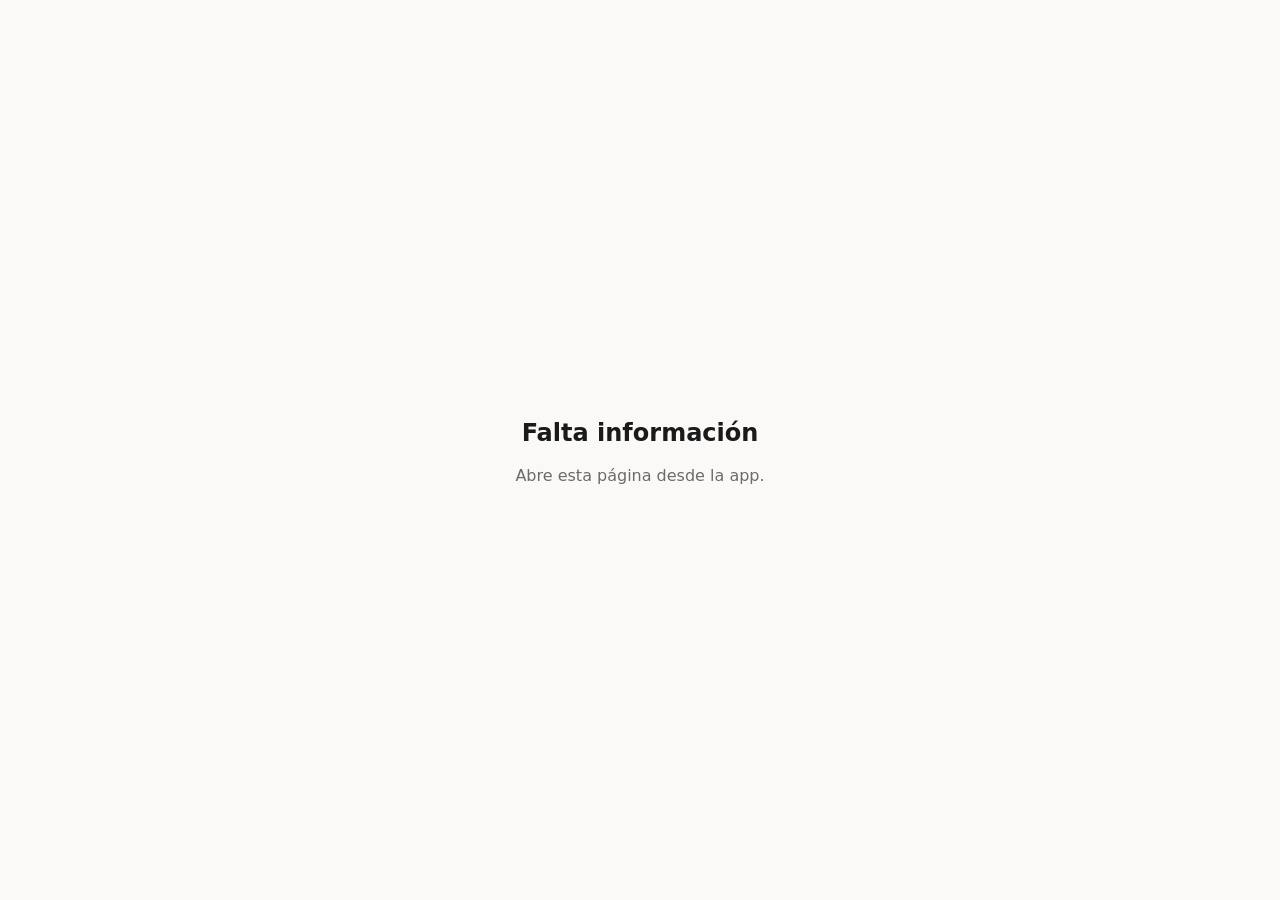
<file: upgrade.html>
<!DOCTYPE html>
<html lang="es">
<head>
  <meta charset="utf-8" />
  <meta name="viewport" content="width=device-width, initial-scale=1" />
  <title>Typple — Premium</title>
  <script src="https://cdn.paddle.com/paddle/v2/paddle.js"></script>
  <style>
    body { font-family: -apple-system, system-ui, sans-serif; display: flex;
      min-height: 100vh; align-items: center; justify-content: center;
      margin: 0; background: #faf9f7; color: #1a1a1a; text-align: center; }
    .box { padding: 24px; max-width: 360px; }
    .muted { color: #6b6b6b; }
    a.btn { display: inline-block; margin-top: 16px; padding: 12px 20px;
      background: #1a1a1a; color: #fff; border-radius: 12px; text-decoration: none; }
  </style>
</head>
<body>
  <div class="box">
    <h2 id="status">Abriendo el checkout…</h2>
    <p class="muted" id="hint">Completa el pago en la ventana de Paddle.</p>
    <a class="btn" id="back" href="typpleapp://upgrade-success" style="display:none">
      Volver a la app
    </a>
  </div>

  <script>
    // === CONFIG (SANDBOX) — reemplazar al flippear a producción ===
    var PADDLE_ENV = 'sandbox';                  // 'sandbox' | 'production'
    var PADDLE_CLIENT_TOKEN = 'test_c7bc3865a2a87c3e81421a51660'; // client-side token (sandbox)
    var PRICE_IDS = {
      monthly: 'pri_01kt78k839tq9w9xtadhympmr5',
      annual: 'pri_01kt78mdm8mm988kvh3w2jkzya',
    };
    // ==============================================================

    function qp(name) {
      return new URLSearchParams(window.location.search).get(name);
    }
    var userId = qp('user_id');
    var plan = qp('plan') === 'annual' ? 'annual' : 'monthly';

    function showDone() {
      document.getElementById('status').textContent = '¡Listo!';
      document.getElementById('hint').textContent =
        'Si la app no se abrió sola, toca el botón para volver.';
      document.getElementById('back').style.display = 'inline-block';
      // Camino feliz: reabre la app por deep link.
      window.location.href = 'typpleapp://upgrade-success';
    }

    if (qp('success') === '1') {
      showDone();
    } else if (!userId) {
      document.getElementById('status').textContent = 'Falta información';
      document.getElementById('hint').textContent =
        'Abre esta página desde la app.';
    } else {
      if (PADDLE_ENV === 'sandbox') Paddle.Environment.set('sandbox');
      Paddle.Initialize({token: PADDLE_CLIENT_TOKEN});
      Paddle.Checkout.open({
        items: [{priceId: PRICE_IDS[plan], quantity: 1}],
        customData: {user_id: userId},
        settings: {
          successUrl: window.location.origin + '/upgrade?success=1',
        },
      });
    }
  </script>
</body>
</html>
</file>
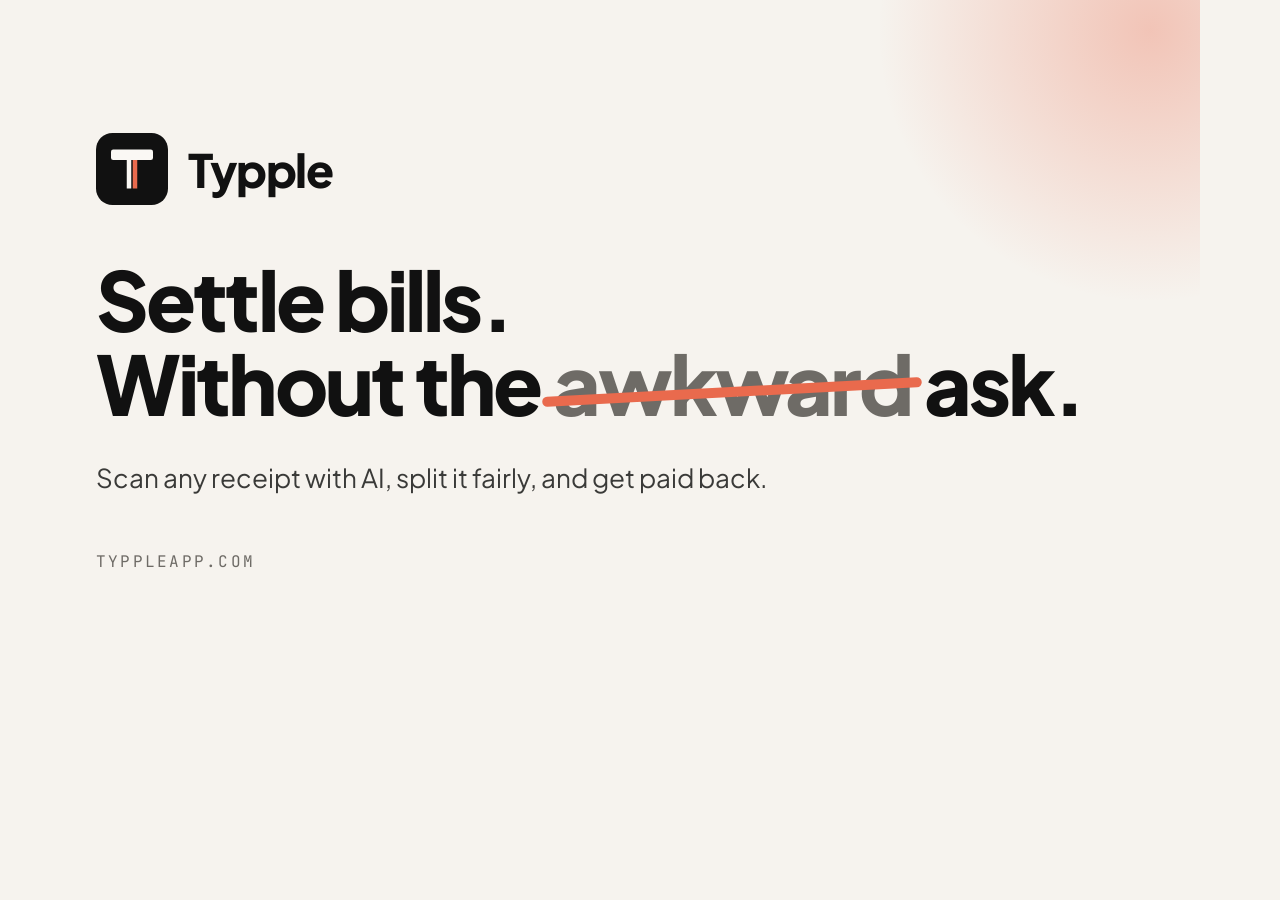
<file: dev/og-image.html>
<!DOCTYPE html>
<html lang="en">
<head>
<meta charset="utf-8">
<link rel="stylesheet" href="../css/fonts.css">
<link rel="stylesheet" href="../css/tokens.css">
<style>
  * { margin:0; padding:0; box-sizing:border-box; }
  html, body { width:1200px; height:630px; overflow:hidden; }
  body {
    background: var(--bg-app);
    font-family: var(--font-sans);
    color: var(--ink-1);
    display:flex; flex-direction:column; justify-content:center;
    padding: 0 96px;
    position:relative;
  }
  /* mismo glow que el CTA de la página */
  body::after {
    content:""; position:absolute; width:620px; height:620px;
    right:-260px; top:-280px; border-radius:999px; pointer-events:none;
    background: radial-gradient(circle, rgba(233,106,77,.34) 0%, rgba(233,106,77,0) 62%);
  }
  .brand { display:flex; align-items:center; gap:20px; margin-bottom:52px; }
  .brand span { font-size:46px; font-weight:800; letter-spacing:-0.03em; }
  h1 { font-size:82px; font-weight:800; letter-spacing:-0.035em; line-height:1.02; }
  .strike { position:relative; display:inline-block; color: var(--ink-3); }
  .strike::after {
    content:""; position:absolute; left:-3%; right:-3%; top:56%;
    height:.12em; background: var(--accent); border-radius:999px;
    transform: rotate(-3deg);
  }
  .lead { margin-top:34px; font-size:26px; line-height:1.5; color: var(--ink-2); max-width:760px; }
  .foot {
    position:absolute; left:96px; bottom:58px;
    font-family: var(--font-mono); font-size:16px; letter-spacing:.14em;
    text-transform:uppercase; color: var(--ink-3);
  }
</style>
</head>
<body>
  <div class="brand">
    <svg width="72" height="72" viewBox="0 0 96 96" aria-hidden="true">
      <rect width="96" height="96" rx="22" fill="#111"></rect>
      <rect x="20" y="22" width="56" height="14" rx="3" fill="#FAF8F4"></rect>
      <path d="M41 36 H47 V74 H41 Z" fill="#FAF8F4"></path>
      <path d="M49 36 H55 V74 H49 Z" fill="#E96A4D"></path>
    </svg>
    <span>Typple</span>
  </div>
  <h1>Settle bills.<br>Without the <span class="strike">awkward</span> ask.</h1>
  <p class="lead">Scan any receipt with AI, split it fairly, and get paid back.</p>
  <div class="foot">typpleapp.com</div>
</body>
</html>
<!--
  Fuente de og-image.png (1200×630). Para regenerarlo:

    python3 -m http.server 8080 &          # las woff2 no cargan por file:// (CORS)
    "/Applications/Google Chrome.app/Contents/MacOS/Google Chrome" \
      --headless --disable-gpu --hide-scrollbars --force-device-scale-factor=1 \
      --window-size=1200,630 --virtual-time-budget=4000 \
      --screenshot="$PWD/og-image.png" "http://localhost:8080/dev/og-image.html"
-->
</file>
<file: css/fonts.css>
/* Plus Jakarta Sans + JetBrains Mono, servidas localmente desde /fonts — extraído de index.html (bundle) */

/* cyrillic-ext */
@font-face {
  font-family: 'JetBrains Mono';
  font-style: normal;
  font-weight: 400;
  font-display: swap;
  src: url("../fonts/jetbrains-mono-cyrillic-ext.woff2") format('woff2');
  unicode-range: U+0460-052F, U+1C80-1C8A, U+20B4, U+2DE0-2DFF, U+A640-A69F, U+FE2E-FE2F;
}
/* cyrillic */
@font-face {
  font-family: 'JetBrains Mono';
  font-style: normal;
  font-weight: 400;
  font-display: swap;
  src: url("../fonts/jetbrains-mono-cyrillic.woff2") format('woff2');
  unicode-range: U+0301, U+0400-045F, U+0490-0491, U+04B0-04B1, U+2116;
}
/* greek */
@font-face {
  font-family: 'JetBrains Mono';
  font-style: normal;
  font-weight: 400;
  font-display: swap;
  src: url("../fonts/jetbrains-mono-greek.woff2") format('woff2');
  unicode-range: U+0370-0377, U+037A-037F, U+0384-038A, U+038C, U+038E-03A1, U+03A3-03FF;
}
/* vietnamese */
@font-face {
  font-family: 'JetBrains Mono';
  font-style: normal;
  font-weight: 400;
  font-display: swap;
  src: url("../fonts/jetbrains-mono-vietnamese.woff2") format('woff2');
  unicode-range: U+0102-0103, U+0110-0111, U+0128-0129, U+0168-0169, U+01A0-01A1, U+01AF-01B0, U+0300-0301, U+0303-0304, U+0308-0309, U+0323, U+0329, U+1EA0-1EF9, U+20AB;
}
/* latin-ext */
@font-face {
  font-family: 'JetBrains Mono';
  font-style: normal;
  font-weight: 400;
  font-display: swap;
  src: url("../fonts/jetbrains-mono-latin-ext.woff2") format('woff2');
  unicode-range: U+0100-02BA, U+02BD-02C5, U+02C7-02CC, U+02CE-02D7, U+02DD-02FF, U+0304, U+0308, U+0329, U+1D00-1DBF, U+1E00-1E9F, U+1EF2-1EFF, U+2020, U+20A0-20AB, U+20AD-20C0, U+2113, U+2C60-2C7F, U+A720-A7FF;
}
/* latin */
@font-face {
  font-family: 'JetBrains Mono';
  font-style: normal;
  font-weight: 400;
  font-display: swap;
  src: url("../fonts/jetbrains-mono-latin.woff2") format('woff2');
  unicode-range: U+0000-00FF, U+0131, U+0152-0153, U+02BB-02BC, U+02C6, U+02DA, U+02DC, U+0304, U+0308, U+0329, U+2000-206F, U+20AC, U+2122, U+2191, U+2193, U+2212, U+2215, U+FEFF, U+FFFD;
}
/* cyrillic-ext */
@font-face {
  font-family: 'JetBrains Mono';
  font-style: normal;
  font-weight: 500;
  font-display: swap;
  src: url("../fonts/jetbrains-mono-cyrillic-ext.woff2") format('woff2');
  unicode-range: U+0460-052F, U+1C80-1C8A, U+20B4, U+2DE0-2DFF, U+A640-A69F, U+FE2E-FE2F;
}
/* cyrillic */
@font-face {
  font-family: 'JetBrains Mono';
  font-style: normal;
  font-weight: 500;
  font-display: swap;
  src: url("../fonts/jetbrains-mono-cyrillic.woff2") format('woff2');
  unicode-range: U+0301, U+0400-045F, U+0490-0491, U+04B0-04B1, U+2116;
}
/* greek */
@font-face {
  font-family: 'JetBrains Mono';
  font-style: normal;
  font-weight: 500;
  font-display: swap;
  src: url("../fonts/jetbrains-mono-greek.woff2") format('woff2');
  unicode-range: U+0370-0377, U+037A-037F, U+0384-038A, U+038C, U+038E-03A1, U+03A3-03FF;
}
/* vietnamese */
@font-face {
  font-family: 'JetBrains Mono';
  font-style: normal;
  font-weight: 500;
  font-display: swap;
  src: url("../fonts/jetbrains-mono-vietnamese.woff2") format('woff2');
  unicode-range: U+0102-0103, U+0110-0111, U+0128-0129, U+0168-0169, U+01A0-01A1, U+01AF-01B0, U+0300-0301, U+0303-0304, U+0308-0309, U+0323, U+0329, U+1EA0-1EF9, U+20AB;
}
/* latin-ext */
@font-face {
  font-family: 'JetBrains Mono';
  font-style: normal;
  font-weight: 500;
  font-display: swap;
  src: url("../fonts/jetbrains-mono-latin-ext.woff2") format('woff2');
  unicode-range: U+0100-02BA, U+02BD-02C5, U+02C7-02CC, U+02CE-02D7, U+02DD-02FF, U+0304, U+0308, U+0329, U+1D00-1DBF, U+1E00-1E9F, U+1EF2-1EFF, U+2020, U+20A0-20AB, U+20AD-20C0, U+2113, U+2C60-2C7F, U+A720-A7FF;
}
/* latin */
@font-face {
  font-family: 'JetBrains Mono';
  font-style: normal;
  font-weight: 500;
  font-display: swap;
  src: url("../fonts/jetbrains-mono-latin.woff2") format('woff2');
  unicode-range: U+0000-00FF, U+0131, U+0152-0153, U+02BB-02BC, U+02C6, U+02DA, U+02DC, U+0304, U+0308, U+0329, U+2000-206F, U+20AC, U+2122, U+2191, U+2193, U+2212, U+2215, U+FEFF, U+FFFD;
}
/* cyrillic-ext */
@font-face {
  font-family: 'Plus Jakarta Sans';
  font-style: normal;
  font-weight: 400;
  font-display: swap;
  src: url("../fonts/plus-jakarta-sans-cyrillic-ext.woff2") format('woff2');
  unicode-range: U+0460-052F, U+1C80-1C8A, U+20B4, U+2DE0-2DFF, U+A640-A69F, U+FE2E-FE2F;
}
/* vietnamese */
@font-face {
  font-family: 'Plus Jakarta Sans';
  font-style: normal;
  font-weight: 400;
  font-display: swap;
  src: url("../fonts/plus-jakarta-sans-vietnamese.woff2") format('woff2');
  unicode-range: U+0102-0103, U+0110-0111, U+0128-0129, U+0168-0169, U+01A0-01A1, U+01AF-01B0, U+0300-0301, U+0303-0304, U+0308-0309, U+0323, U+0329, U+1EA0-1EF9, U+20AB;
}
/* latin-ext */
@font-face {
  font-family: 'Plus Jakarta Sans';
  font-style: normal;
  font-weight: 400;
  font-display: swap;
  src: url("../fonts/plus-jakarta-sans-latin-ext.woff2") format('woff2');
  unicode-range: U+0100-02BA, U+02BD-02C5, U+02C7-02CC, U+02CE-02D7, U+02DD-02FF, U+0304, U+0308, U+0329, U+1D00-1DBF, U+1E00-1E9F, U+1EF2-1EFF, U+2020, U+20A0-20AB, U+20AD-20C0, U+2113, U+2C60-2C7F, U+A720-A7FF;
}
/* latin */
@font-face {
  font-family: 'Plus Jakarta Sans';
  font-style: normal;
  font-weight: 400;
  font-display: swap;
  src: url("../fonts/plus-jakarta-sans-latin.woff2") format('woff2');
  unicode-range: U+0000-00FF, U+0131, U+0152-0153, U+02BB-02BC, U+02C6, U+02DA, U+02DC, U+0304, U+0308, U+0329, U+2000-206F, U+20AC, U+2122, U+2191, U+2193, U+2212, U+2215, U+FEFF, U+FFFD;
}
/* cyrillic-ext */
@font-face {
  font-family: 'Plus Jakarta Sans';
  font-style: normal;
  font-weight: 500;
  font-display: swap;
  src: url("../fonts/plus-jakarta-sans-cyrillic-ext.woff2") format('woff2');
  unicode-range: U+0460-052F, U+1C80-1C8A, U+20B4, U+2DE0-2DFF, U+A640-A69F, U+FE2E-FE2F;
}
/* vietnamese */
@font-face {
  font-family: 'Plus Jakarta Sans';
  font-style: normal;
  font-weight: 500;
  font-display: swap;
  src: url("../fonts/plus-jakarta-sans-vietnamese.woff2") format('woff2');
  unicode-range: U+0102-0103, U+0110-0111, U+0128-0129, U+0168-0169, U+01A0-01A1, U+01AF-01B0, U+0300-0301, U+0303-0304, U+0308-0309, U+0323, U+0329, U+1EA0-1EF9, U+20AB;
}
/* latin-ext */
@font-face {
  font-family: 'Plus Jakarta Sans';
  font-style: normal;
  font-weight: 500;
  font-display: swap;
  src: url("../fonts/plus-jakarta-sans-latin-ext.woff2") format('woff2');
  unicode-range: U+0100-02BA, U+02BD-02C5, U+02C7-02CC, U+02CE-02D7, U+02DD-02FF, U+0304, U+0308, U+0329, U+1D00-1DBF, U+1E00-1E9F, U+1EF2-1EFF, U+2020, U+20A0-20AB, U+20AD-20C0, U+2113, U+2C60-2C7F, U+A720-A7FF;
}
/* latin */
@font-face {
  font-family: 'Plus Jakarta Sans';
  font-style: normal;
  font-weight: 500;
  font-display: swap;
  src: url("../fonts/plus-jakarta-sans-latin.woff2") format('woff2');
  unicode-range: U+0000-00FF, U+0131, U+0152-0153, U+02BB-02BC, U+02C6, U+02DA, U+02DC, U+0304, U+0308, U+0329, U+2000-206F, U+20AC, U+2122, U+2191, U+2193, U+2212, U+2215, U+FEFF, U+FFFD;
}
/* cyrillic-ext */
@font-face {
  font-family: 'Plus Jakarta Sans';
  font-style: normal;
  font-weight: 600;
  font-display: swap;
  src: url("../fonts/plus-jakarta-sans-cyrillic-ext.woff2") format('woff2');
  unicode-range: U+0460-052F, U+1C80-1C8A, U+20B4, U+2DE0-2DFF, U+A640-A69F, U+FE2E-FE2F;
}
/* vietnamese */
@font-face {
  font-family: 'Plus Jakarta Sans';
  font-style: normal;
  font-weight: 600;
  font-display: swap;
  src: url("../fonts/plus-jakarta-sans-vietnamese.woff2") format('woff2');
  unicode-range: U+0102-0103, U+0110-0111, U+0128-0129, U+0168-0169, U+01A0-01A1, U+01AF-01B0, U+0300-0301, U+0303-0304, U+0308-0309, U+0323, U+0329, U+1EA0-1EF9, U+20AB;
}
/* latin-ext */
@font-face {
  font-family: 'Plus Jakarta Sans';
  font-style: normal;
  font-weight: 600;
  font-display: swap;
  src: url("../fonts/plus-jakarta-sans-latin-ext.woff2") format('woff2');
  unicode-range: U+0100-02BA, U+02BD-02C5, U+02C7-02CC, U+02CE-02D7, U+02DD-02FF, U+0304, U+0308, U+0329, U+1D00-1DBF, U+1E00-1E9F, U+1EF2-1EFF, U+2020, U+20A0-20AB, U+20AD-20C0, U+2113, U+2C60-2C7F, U+A720-A7FF;
}
/* latin */
@font-face {
  font-family: 'Plus Jakarta Sans';
  font-style: normal;
  font-weight: 600;
  font-display: swap;
  src: url("../fonts/plus-jakarta-sans-latin.woff2") format('woff2');
  unicode-range: U+0000-00FF, U+0131, U+0152-0153, U+02BB-02BC, U+02C6, U+02DA, U+02DC, U+0304, U+0308, U+0329, U+2000-206F, U+20AC, U+2122, U+2191, U+2193, U+2212, U+2215, U+FEFF, U+FFFD;
}
/* cyrillic-ext */
@font-face {
  font-family: 'Plus Jakarta Sans';
  font-style: normal;
  font-weight: 700;
  font-display: swap;
  src: url("../fonts/plus-jakarta-sans-cyrillic-ext.woff2") format('woff2');
  unicode-range: U+0460-052F, U+1C80-1C8A, U+20B4, U+2DE0-2DFF, U+A640-A69F, U+FE2E-FE2F;
}
/* vietnamese */
@font-face {
  font-family: 'Plus Jakarta Sans';
  font-style: normal;
  font-weight: 700;
  font-display: swap;
  src: url("../fonts/plus-jakarta-sans-vietnamese.woff2") format('woff2');
  unicode-range: U+0102-0103, U+0110-0111, U+0128-0129, U+0168-0169, U+01A0-01A1, U+01AF-01B0, U+0300-0301, U+0303-0304, U+0308-0309, U+0323, U+0329, U+1EA0-1EF9, U+20AB;
}
/* latin-ext */
@font-face {
  font-family: 'Plus Jakarta Sans';
  font-style: normal;
  font-weight: 700;
  font-display: swap;
  src: url("../fonts/plus-jakarta-sans-latin-ext.woff2") format('woff2');
  unicode-range: U+0100-02BA, U+02BD-02C5, U+02C7-02CC, U+02CE-02D7, U+02DD-02FF, U+0304, U+0308, U+0329, U+1D00-1DBF, U+1E00-1E9F, U+1EF2-1EFF, U+2020, U+20A0-20AB, U+20AD-20C0, U+2113, U+2C60-2C7F, U+A720-A7FF;
}
/* latin */
@font-face {
  font-family: 'Plus Jakarta Sans';
  font-style: normal;
  font-weight: 700;
  font-display: swap;
  src: url("../fonts/plus-jakarta-sans-latin.woff2") format('woff2');
  unicode-range: U+0000-00FF, U+0131, U+0152-0153, U+02BB-02BC, U+02C6, U+02DA, U+02DC, U+0304, U+0308, U+0329, U+2000-206F, U+20AC, U+2122, U+2191, U+2193, U+2212, U+2215, U+FEFF, U+FFFD;
}
/* cyrillic-ext */
@font-face {
  font-family: 'Plus Jakarta Sans';
  font-style: normal;
  font-weight: 800;
  font-display: swap;
  src: url("../fonts/plus-jakarta-sans-cyrillic-ext.woff2") format('woff2');
  unicode-range: U+0460-052F, U+1C80-1C8A, U+20B4, U+2DE0-2DFF, U+A640-A69F, U+FE2E-FE2F;
}
/* vietnamese */
@font-face {
  font-family: 'Plus Jakarta Sans';
  font-style: normal;
  font-weight: 800;
  font-display: swap;
  src: url("../fonts/plus-jakarta-sans-vietnamese.woff2") format('woff2');
  unicode-range: U+0102-0103, U+0110-0111, U+0128-0129, U+0168-0169, U+01A0-01A1, U+01AF-01B0, U+0300-0301, U+0303-0304, U+0308-0309, U+0323, U+0329, U+1EA0-1EF9, U+20AB;
}
/* latin-ext */
@font-face {
  font-family: 'Plus Jakarta Sans';
  font-style: normal;
  font-weight: 800;
  font-display: swap;
  src: url("../fonts/plus-jakarta-sans-latin-ext.woff2") format('woff2');
  unicode-range: U+0100-02BA, U+02BD-02C5, U+02C7-02CC, U+02CE-02D7, U+02DD-02FF, U+0304, U+0308, U+0329, U+1D00-1DBF, U+1E00-1E9F, U+1EF2-1EFF, U+2020, U+20A0-20AB, U+20AD-20C0, U+2113, U+2C60-2C7F, U+A720-A7FF;
}
/* latin */
@font-face {
  font-family: 'Plus Jakarta Sans';
  font-style: normal;
  font-weight: 800;
  font-display: swap;
  src: url("../fonts/plus-jakarta-sans-latin.woff2") format('woff2');
  unicode-range: U+0000-00FF, U+0131, U+0152-0153, U+02BB-02BC, U+02C6, U+02DA, U+02DC, U+0304, U+0308, U+0329, U+2000-206F, U+20AC, U+2122, U+2191, U+2193, U+2212, U+2215, U+FEFF, U+FFFD;
}
</file>
<file: css/tokens.css>
/* Design tokens: color, radios, sombras, tipografías, ancho máximo — extraído de index.html (bundle) */

:root{
  --bg-page:        #ECEAE5;
  --bg-app:         #F6F3EE;
  --bg-card:        #FFFFFF;
  --bg-sunken:      #F1EEE9;
  --bg-receipt:     #FFFDF8;
  --bg-inverse:     #1A1A1A;

  --ink-1:          #111111;
  --ink-2:          #3A3A38;
  --ink-3:          #6E6B66;
  --ink-4:          #A6A29B;
  --ink-on-dark:    #FAF8F4;
  --ink-on-dark-q:  #BDB9B1;

  --stroke-1:       #E8E4DD;
  --stroke-2:       #D8D3CA;

  --accent:         #E96A4D;
  --accent-soft:    #F8D9CF;
  --positive:       #2F8F5A;
  --positive-soft:  #D4E9DC;
  --warning:        #B57A14;
  --warning-soft:   #F1E2BD;

  --r-1: 8px; --r-2: 12px; --r-3: 16px; --r-4: 22px; --r-5: 28px; --r-pill: 999px;

  --shadow-sm: 0 1px 2px rgba(20,16,8,.04), 0 1px 1px rgba(20,16,8,.03);
  --shadow-md: 0 6px 18px rgba(20,16,8,.06), 0 2px 6px rgba(20,16,8,.04);
  --shadow-lg: 0 22px 50px rgba(20,16,8,.10), 0 6px 18px rgba(20,16,8,.05);
  --shadow-xl: 0 40px 80px rgba(20,16,8,.14), 0 12px 30px rgba(20,16,8,.06);

  --font-sans: 'Plus Jakarta Sans', ui-sans-serif, system-ui, sans-serif;
  --font-mono: 'JetBrains Mono', ui-monospace, Menlo, monospace;

  --max-w: 1240px;
}
</file>
<file: css/base.css>
/* Reset, elementos base y helpers compartidos — extraído de index.html (bundle) */

*, *::before, *::after { box-sizing: border-box; }
html, body { margin: 0; padding: 0; }
body {
  font-family: var(--font-sans);
  color: var(--ink-1);
  background: var(--bg-app);
  -webkit-font-smoothing: antialiased;
  font-feature-settings: "ss01","cv11";
  line-height: 1.5;
}
img, svg { display: block; max-width: 100%; }
a { color: inherit; text-decoration: none; }
button { font: inherit; cursor: pointer; }

.mono { font-family: var(--font-mono); }
.container { max-width: var(--max-w); margin: 0 auto; padding: 0 28px; }
.eyebrow {
  font-family: var(--font-mono);
  font-size: 11px;
  text-transform: uppercase;
  letter-spacing: .14em;
  color: var(--ink-3);
}
</file>
<file: css/nav.css>
/* Barra de navegación (incluye el estado .scrolled) — extraído de index.html (bundle) */

/* ============ NAV ============ */
.nav-wrap {
  position: sticky; top: 0; z-index: 50;
  background: color-mix(in oklab, var(--bg-app) 86%, transparent);
  backdrop-filter: saturate(140%) blur(12px);
  -webkit-backdrop-filter: saturate(140%) blur(12px);
  border-bottom: 1px solid transparent;
  transition: border-color .2s ease;
}
.nav-wrap.scrolled { border-bottom-color: var(--stroke-1); }
.nav {
  display: flex; align-items: center; justify-content: space-between;
  height: 72px;
}
.brand { display: inline-flex; align-items: center; gap: 10px; }
.brand-word {
  font-weight: 800; font-size: 22px; letter-spacing: -0.045em;
}
.nav-links {
  display: flex; gap: 28px;
  font-size: 14px; color: var(--ink-2); font-weight: 500;
}
.nav-links a:hover { color: var(--ink-1); }
.nav-cta {
  display: inline-flex; align-items: center; gap: 8px;
  height: 40px; padding: 0 16px; border-radius: var(--r-pill);
  background: var(--ink-1); color: var(--ink-on-dark);
  border: 0; font-weight: 600; font-size: 13px; letter-spacing: -0.01em;
  transition: transform .12s ease;
}
.nav-cta:hover { transform: translateY(-1px); }
@media (max-width: 760px){ .nav-links { display: none; } }
</file>
<file: css/hero.css>
/* Hero: copy, badges de tienda, composición del teléfono y animaciones — extraído de index.html (bundle) */

/* ============ HERO ============ */
.hero {
  padding: 56px 0 100px;
  position: relative; overflow: hidden;
}
.hero-grid {
  display: grid;
  grid-template-columns: 1.05fr .95fr;
  gap: 64px;
  align-items: center;
}
@media (max-width: 920px){
  .hero-grid { grid-template-columns: 1fr; gap: 48px; }
  .hero { padding-bottom: 60px; }
}

.hero h1 {
  margin: 18px 0 22px;
  font-size: clamp(40px, 6vw, 72px);
  font-weight: 800;
  letter-spacing: -0.035em;
  line-height: 1.02;
}
.hero h1 .strike {
  position: relative; display: inline-block; color: var(--ink-3);
}
.hero h1 .strike::after {
  content: ""; position: absolute; left: -3%; right: -3%; top: 56%;
  height: .12em; background: var(--accent); border-radius: 999px;
  transform: rotate(-3deg);
}
.hero p.lead {
  font-size: 19px; line-height: 1.55; color: var(--ink-2);
  max-width: 560px; margin: 0 0 32px;
}

.pill-row {
  display: inline-flex; align-items: center; gap: 8px;
  padding: 6px 6px 6px 14px;
  background: var(--bg-card);
  border: 1px solid var(--stroke-1);
  border-radius: var(--r-pill);
  box-shadow: var(--shadow-sm);
  font-size: 12px; font-weight: 600; color: var(--ink-2);
}
.pill-row .pill-chip {
  background: var(--accent-soft); color: #8a3517;
  font-family: var(--font-mono);
  font-size: 10px; padding: 4px 10px; border-radius: 999px;
  text-transform: uppercase; letter-spacing: .1em;
}

/* Store badges */
.badges { display: flex; gap: 14px; flex-wrap: wrap; align-items: center; }

/* Coming-soon platform pills */
.plat {
  display: inline-flex; align-items: center; gap: 12px;
  padding: 10px 18px 10px 14px;
  background: var(--bg-card);
  border: 1px solid var(--stroke-2);
  border-radius: var(--r-pill);
  box-shadow: var(--shadow-sm);
  color: var(--ink-1);
  transition: transform .15s ease, box-shadow .15s ease, border-color .15s ease;
}
a.plat:hover { transform: translateY(-2px); box-shadow: var(--shadow-md); border-color: var(--ink-3); }
.plat-ico {
  display: inline-flex; align-items: center; justify-content: center;
  width: 28px; height: 28px;
  color: var(--ink-1);
}
.plat-ico svg { width: 100%; height: 100%; }
.plat-col { display: flex; flex-direction: column; line-height: 1.1; }
.plat-soon {
  display: inline-flex; align-items: center; gap: 5px;
  font-family: var(--font-mono);
  font-size: 10px; font-weight: 500;
  letter-spacing: .14em; text-transform: uppercase;
  color: var(--ink-3);
  margin-bottom: 3px;
}
.plat-dot {
  width: 6px; height: 6px; border-radius: 999px;
  background: var(--accent);
  box-shadow: 0 0 0 2px color-mix(in oklab, var(--accent) 22%, transparent);
  animation: plat-pulse 2.2s ease-in-out infinite;
}
@keyframes plat-pulse {
  0%, 100% { opacity: 1; transform: scale(1); }
  50% { opacity: .55; transform: scale(.82); }
}
.plat-name {
  font-size: 18px; font-weight: 700; letter-spacing: -0.02em;
}

/* Dark-context variant (CTA section) */
.plat-dark {
  background: rgba(255,255,255,.06);
  border-color: rgba(255,255,255,.14);
  color: var(--ink-on-dark);
  box-shadow: none;
}
.plat-dark .plat-ico { color: var(--ink-on-dark); }
.plat-dark .plat-soon { color: var(--ink-on-dark-q); }

.notify-link {
  display: inline-flex; align-items: center; gap: 7px;
  color: var(--ink-2); font-size: 13px; font-weight: 600;
  border-bottom: 1px solid var(--stroke-2);
  padding-bottom: 2px;
  transition: color .15s ease, border-color .15s ease;
}
.notify-link:hover { color: var(--ink-1); border-color: var(--ink-1); }

.hero-meta {
  display: flex; gap: 28px; margin-top: 28px; flex-wrap: wrap;
  color: var(--ink-3); font-size: 13px;
}
.hero-meta b { color: var(--ink-1); font-weight: 700; }
.star-row {
  display: inline-flex; align-items: center; gap: 6px;
}
.stars { color: #E0A100; letter-spacing: 2px; font-size: 14px; }

/* ====== Hero phone composition ====== */
.stage {
  position: relative;
  width: 100%;
  aspect-ratio: 1/1;
  max-width: 560px; margin-left: auto;
}
@media (max-width: 920px) { .stage { margin: 0 auto; } }

.stage::before {
  content: "";
  position: absolute; inset: -6% -10%;
  background:
    radial-gradient(60% 50% at 50% 45%, rgba(233,106,77,.13), transparent 70%),
    radial-gradient(40% 35% at 80% 80%, rgba(47,143,90,.10), transparent 70%);
  z-index: 0; pointer-events: none;
}

.phone {
  position: absolute;
  width: 64%;
  aspect-ratio: 360/740;
  left: 50%; top: 50%;
  transform: translate(-52%, -50%) rotate(-3deg);
  background: var(--bg-app);
  border-radius: 11%/5.4%;
  box-shadow: var(--shadow-xl);
  border: 1px solid var(--stroke-2);
  overflow: hidden;
  z-index: 2;
}
.phone .notch {
  position: absolute; top: 10px; left: 50%; transform: translateX(-50%);
  width: 35%; height: 22px; background: #000; border-radius: 999px;
}
.phone .pscreen {
  position: absolute; inset: 30px 18px 22px;
  display: flex; flex-direction: column; gap: 10px;
}
.ph-row {
  display: flex; justify-content: space-between; align-items: center;
  padding: 0 2px;
}
.ph-greet { font-weight: 800; font-size: 14px; letter-spacing: -0.02em; }
.ph-sub { font-size: 10px; color: var(--ink-3); margin-top: 1px; }
.ph-bell {
  width: 30px; height: 30px; border-radius: 999px;
  background: var(--bg-card); border: 1px solid var(--stroke-1);
  display: flex; align-items: center; justify-content: center;
}
.ph-quick { display: grid; grid-template-columns: repeat(3,1fr); gap: 6px; }
.ph-quick > div {
  border-radius: 10px; padding: 10px 4px;
  background: var(--bg-card); border: 1px solid var(--stroke-1);
  display: flex; flex-direction: column; align-items: center; gap: 4px;
  font-size: 9px; font-weight: 600;
}
.ph-quick > div.primary {
  background: var(--ink-1); color: var(--ink-on-dark); border: 0;
}
.ph-bal { display: grid; grid-template-columns: 1fr 1fr; gap: 6px; }
.ph-bal > div {
  background: var(--bg-card); border: 1px solid var(--stroke-1);
  border-radius: 12px; padding: 10px 12px;
}
.ph-bal .l { font-size: 9px; color: var(--ink-3); }
.ph-bal .n { font-size: 16px; font-weight: 800; letter-spacing: -0.02em; margin-top: 2px; }
.ph-bal .n.pos { color: var(--positive); }
.ph-bal .s { font-size: 8px; color: var(--ink-3); margin-top: 2px; }

.ph-sec-head { display: flex; justify-content: space-between; align-items: center; padding: 0 2px; margin-top: 2px; }
.ph-sec-head b { font-size: 11px; }
.ph-sec-head span { font-size: 9px; color: var(--ink-3); }

.ph-bill {
  background: var(--bg-card); border: 1px solid var(--stroke-1);
  border-radius: 12px; padding: 10px;
  display: flex; gap: 10px; align-items: center;
}
.ph-bill .ico { width: 28px; height: 28px; border-radius: 8px; background: var(--accent-soft); display:flex;align-items:center;justify-content:center; font-size: 13px; }
.ph-bill .col { flex: 1; }
.ph-bill .t { font-size: 11px; font-weight: 700; }
.ph-bill .s { font-size: 9px; color: var(--ink-3); margin-top: 1px; }
.ph-bill .amt { font-size: 11px; font-weight: 800; }
.ph-avstack { display: flex; margin-top: 6px; }
.ph-avstack > div {
  width: 16px; height: 16px; border-radius: 999px;
  border: 2px solid var(--bg-card); margin-left: -5px;
  display: flex; align-items: center; justify-content: center;
  color: #fff; font-size: 7px; font-weight: 800;
}
.ph-avstack > div:first-child { margin-left: 0; }

.ph-act {
  display: flex; gap: 10px; align-items: center;
  background: var(--bg-card); border: 1px solid var(--stroke-1);
  border-radius: 12px; padding: 8px 10px;
}
.ph-act .ico { width: 24px; height: 24px; border-radius: 7px; background: var(--bg-sunken); display:flex;align-items:center;justify-content:center; font-size: 11px;}
.ph-act .t { font-size: 10px; font-weight: 700; }
.ph-act .s { font-size: 8px; color: var(--ink-3); }
.ph-act .amt { font-family: var(--font-mono); font-size: 10px; font-weight: 700; margin-left: auto; }

/* Floating receipt */
.receipt-card {
  position: absolute;
  z-index: 3;
  width: 36%;
  background: var(--bg-receipt);
  border-radius: 10px;
  padding: 14px 14px 16px;
  box-shadow: var(--shadow-lg);
  transform: rotate(6deg);
  top: 4%; right: -2%;
  font-family: var(--font-mono);
  font-size: 10px;
}
.receipt-card .rh { display: flex; justify-content: space-between; padding-bottom: 5px; border-bottom: 1px dashed var(--stroke-2); color: var(--ink-3); }
.receipt-card .ri { display: flex; justify-content: space-between; padding: 3px 0; color: var(--ink-2); }
.receipt-card .rt { display: flex; justify-content: space-between; padding-top: 6px; border-top: 1px dashed var(--stroke-2); margin-top: 4px; font-weight: 700; color: var(--ink-1); }
.receipt-card .bars { display: flex; gap: 1px; margin-top: 10px; height: 14px; }
.receipt-card .bars > div { flex: 1; background: var(--ink-1); }
.receipt-card .bars > div:nth-child(3n){ opacity: .35; }
.receipt-card .bars > div:nth-child(2n){ flex: 0.5; }
.receipt-card .scan-line {
  position: absolute; left: 6%; right: 6%; height: 2px;
  background: var(--accent); border-radius: 2px;
  top: 50%; box-shadow: 0 0 18px 1px rgba(233,106,77,.55);
  animation: scan 3.2s ease-in-out infinite;
}
@keyframes scan {
  0% { top: 12%; opacity: .9; }
  50% { top: 78%; opacity: 1; }
  100% { top: 12%; opacity: .9; }
}

/* Floating split chip */
.chip-card {
  position: absolute;
  z-index: 3;
  bottom: 8%; left: -2%;
  background: var(--bg-card);
  border: 1px solid var(--stroke-1);
  border-radius: 14px;
  padding: 12px 14px;
  box-shadow: var(--shadow-lg);
  transform: rotate(-4deg);
  display: flex; align-items: center; gap: 12px;
  min-width: 200px;
}
.chip-card .stack { display: flex; }
.chip-card .stack > div {
  width: 28px; height: 28px; border-radius: 999px; border: 2px solid #fff;
  display:flex; align-items:center; justify-content:center;
  color: #fff; font-size: 11px; font-weight: 800; margin-left: -8px;
}
.chip-card .stack > div:first-child { margin-left: 0; }
.chip-card .col .t { font-size: 11px; font-weight: 800; }
.chip-card .col .s { font-family: var(--font-mono); font-size: 10px; color: var(--ink-3); margin-top: 2px; }
</file>
<file: css/sections.css>
/* Trust bar, how it works, features, testimonial, FAQ, CTA y footer — extraído de index.html (bundle) */

/* ============ LOGOS / TRUST BAR ============ */
.trust {
  border-top: 1px solid var(--stroke-1);
  border-bottom: 1px solid var(--stroke-1);
  padding: 28px 0;
  background: var(--bg-app);
}
.trust-row {
  display: flex; justify-content: space-between; align-items: center;
  gap: 30px; flex-wrap: wrap;
  color: var(--ink-3);
  font-size: 12px;
}
.trust-row .label { font-family: var(--font-mono); text-transform: uppercase; letter-spacing: .12em; font-size: 10px; }
.trust-row .pubs { display: flex; gap: 36px; flex-wrap: wrap; align-items: center; opacity: .82; }
.trust-row .pubs span {
  font-family: 'Plus Jakarta Sans', serif;
  font-weight: 700; letter-spacing: -0.02em; font-size: 16px; color: var(--ink-2);
}
.trust-row .pubs span.serif { font-family: Georgia, 'Times New Roman', serif; font-weight: 400; font-style: italic; }
.trust-row .pubs span.allcaps { letter-spacing: .22em; font-weight: 700; font-size: 12px; }

/* ============ HOW IT WORKS ============ */
section.block { padding: 96px 0; }
.section-head { max-width: 720px; margin: 0 auto 56px; text-align: center; }
.section-head h2 {
  margin: 12px 0 12px;
  font-size: clamp(32px, 4.2vw, 48px);
  font-weight: 800; letter-spacing: -0.03em; line-height: 1.05;
}
.section-head p {
  margin: 0; color: var(--ink-2); font-size: 17px; line-height: 1.55;
}

.steps { display: grid; grid-template-columns: repeat(3, 1fr); gap: 18px; }
@media (max-width: 880px){ .steps { grid-template-columns: 1fr; } }

.step-card {
  background: var(--bg-card);
  border: 1px solid var(--stroke-1);
  border-radius: var(--r-4);
  padding: 28px 26px 22px;
  box-shadow: var(--shadow-sm);
  display: flex; flex-direction: column;
  position: relative; overflow: hidden;
}
.step-card .step-num {
  font-family: var(--font-mono);
  font-size: 11px; letter-spacing: .14em; color: var(--ink-3);
  text-transform: uppercase;
}
.step-card h3 {
  margin: 8px 0 8px;
  font-size: 22px; font-weight: 700; letter-spacing: -0.02em;
}
.step-card p { margin: 0 0 22px; color: var(--ink-2); font-size: 14px; line-height: 1.55; }
.step-art {
  background: var(--bg-sunken);
  border-radius: var(--r-3);
  aspect-ratio: 16/11;
  margin-top: auto;
  position: relative; overflow: hidden;
  border: 1px solid var(--stroke-1);
}

/* Step 1 art — receipt + scan beam */
.art-receipt {
  position: absolute; left: 50%; top: 50%;
  transform: translate(-50%, -50%) rotate(-5deg);
  width: 56%; padding: 12px; background: var(--bg-receipt);
  border-radius: 6px; box-shadow: var(--shadow-md);
  font-family: var(--font-mono); font-size: 9px;
}
.art-receipt .ri { display:flex; justify-content: space-between; padding: 2px 0; color: var(--ink-2); }
.art-receipt .rt { display:flex; justify-content: space-between; padding-top: 4px; margin-top: 4px; border-top: 1px dashed var(--stroke-2); font-weight: 700; color: var(--ink-1);}
.art-corners {
  position: absolute; inset: 14%;
  border: 0; pointer-events: none;
}
.art-corners::before, .art-corners::after,
.art-corners > i::before, .art-corners > i::after {
  content: ""; position: absolute; width: 18px; height: 18px;
  border: 2.5px solid var(--accent); border-radius: 3px;
}
.art-corners::before { top: 0; left: 0; border-right: 0; border-bottom: 0; }
.art-corners::after { top: 0; right: 0; border-left: 0; border-bottom: 0; }
.art-corners > i::before { bottom: 0; left: 0; border-right: 0; border-top: 0; }
.art-corners > i::after { bottom: 0; right: 0; border-left: 0; border-top: 0; }
.art-beam {
  position: absolute; left: 14%; right: 14%; height: 2px;
  background: var(--accent); box-shadow: 0 0 14px 1px rgba(233,106,77,.7);
  border-radius: 2px;
  animation: scan2 2.6s ease-in-out infinite; top: 50%;
}
@keyframes scan2 { 0%{ top: 18%; } 50%{ top: 76%; } 100%{ top: 18%; } }

/* Step 2 art — split avatars */
.art-split {
  position: absolute; inset: 0;
  display: flex; align-items: center; justify-content: center;
}
.art-split .members { display: flex; }
.art-split .members > div {
  width: 56px; height: 56px; border-radius: 999px;
  border: 4px solid var(--bg-sunken);
  display: flex; align-items: center; justify-content: center;
  color: #fff; font-weight: 800; font-size: 18px;
  margin-left: -14px;
  box-shadow: var(--shadow-sm);
}
.art-split .members > div:first-child { margin-left: 0; }
.art-split .tags {
  position: absolute; inset: auto 12% 14% 12%;
  display: flex; justify-content: space-between; align-items: center;
  font-family: var(--font-mono); font-size: 10px; color: var(--ink-3);
  text-transform: uppercase; letter-spacing: .1em;
}
.art-split .tags b { color: var(--ink-1); font-weight: 700; }

/* Step 3 art — settled receipt */
.art-settled {
  position: absolute; inset: 0;
  display: flex; align-items: center; justify-content: center;
  flex-direction: column; gap: 10px;
}
.art-settled .check {
  width: 64px; height: 64px; border-radius: 999px;
  background: var(--positive); color: #fff;
  display: flex; align-items: center; justify-content: center;
  font-size: 30px; font-weight: 800;
  box-shadow: 0 6px 24px rgba(47,143,90,.35);
}
.art-settled .pill {
  background: var(--positive-soft); color: #1d5e3b;
  font-family: var(--font-mono); font-size: 10px;
  padding: 5px 12px; border-radius: 999px;
  text-transform: uppercase; letter-spacing: .1em; font-weight: 700;
}

/* ============ FEATURE GRID ============ */
.features {
  background: var(--bg-page);
}
.feature-grid {
  display: grid; grid-template-columns: repeat(12, 1fr);
  gap: 18px;
}
.feat {
  background: var(--bg-card); border: 1px solid var(--stroke-1);
  border-radius: var(--r-4); padding: 32px;
  grid-column: span 6;
  display: flex; flex-direction: column; gap: 16px;
}
.feat.tall { grid-column: span 6; grid-row: span 2; }
.feat.dark { background: var(--bg-inverse); color: var(--ink-on-dark); border-color: transparent; }
.feat.dark .feat-sub, .feat.dark p { color: var(--ink-on-dark-q); }
@media (max-width: 880px){ .feat, .feat.tall { grid-column: span 12; grid-row: auto; } }

.feat-icon {
  width: 44px; height: 44px; border-radius: 12px;
  background: var(--bg-sunken);
  display: flex; align-items: center; justify-content: center;
}
.feat.dark .feat-icon { background: rgba(255,255,255,.08); }
.feat h3 { margin: 0; font-size: 22px; letter-spacing: -0.02em; font-weight: 700; }
.feat-sub { color: var(--ink-2); font-size: 14px; line-height: 1.55; margin: 0; }

.feat-visual {
  margin-top: 8px;
  border-radius: var(--r-3);
  background: var(--bg-sunken);
  padding: 18px;
  border: 1px solid var(--stroke-1);
}
.feat.dark .feat-visual { background: #25221F; border-color: #2D2A26; }

/* Receipt visual inside feature */
.mini-receipt {
  background: var(--bg-receipt); border-radius: 8px; padding: 14px 16px;
  font-family: var(--font-mono); font-size: 11px;
  box-shadow: var(--shadow-sm);
}
.mini-receipt .ri { display:flex; justify-content:space-between; padding: 3px 0; color: var(--ink-2); }
.mini-receipt .ri .who { color: var(--accent); font-weight: 700; }
.mini-receipt .hr { border-top: 1px dashed var(--stroke-2); margin: 6px 0; }
.mini-receipt .rt { display:flex; justify-content:space-between; font-weight: 700; }

/* Avatars row */
.av-row { display: flex; gap: 10px; align-items: center; }
.av-row .av {
  width: 36px; height: 36px; border-radius: 999px;
  display: flex; align-items: center; justify-content: center;
  color: #fff; font-weight: 800; font-size: 13px;
}

/* Settlement card visual */
.settle-list { display: flex; flex-direction: column; gap: 8px; }
.settle-row {
  display: flex; align-items: center; gap: 12px;
  padding: 10px 12px; border-radius: 12px;
  background: var(--bg-card); border: 1px solid var(--stroke-1);
}
.settle-row .av { width: 30px; height: 30px; border-radius: 999px; display:flex;align-items:center;justify-content:center; color: #fff; font-weight: 800; font-size: 12px; }
.settle-row .t { font-size: 13px; font-weight: 700; flex: 1; }
.settle-row .amt { font-family: var(--font-mono); font-size: 13px; font-weight: 700; }
.settle-row .badge-pill { font-family: var(--font-mono); font-size: 9px; padding: 3px 8px; border-radius: 999px; text-transform: uppercase; letter-spacing: .1em; font-weight: 700; }
.settle-row .badge-pill.green { background: var(--positive-soft); color: #1d5e3b; }
.settle-row .badge-pill.warn { background: var(--warning-soft); color: #6f4a05; }

/* AI tagged items */
.ai-tags { display: flex; flex-wrap: wrap; gap: 6px; }
.ai-tag {
  display: inline-flex; align-items: center; gap: 6px;
  padding: 5px 10px; border-radius: 999px;
  background: rgba(255,255,255,.08); color: var(--ink-on-dark);
  font-size: 11px; font-weight: 600;
}
.ai-tag .dot { width: 6px; height: 6px; border-radius: 999px; background: var(--accent); }

/* ============ TESTIMONIAL ============ */
.quote-block {
  background: var(--bg-card);
  border: 1px solid var(--stroke-1);
  border-radius: var(--r-5);
  padding: 56px 64px;
  box-shadow: var(--shadow-sm);
  text-align: center;
}
@media (max-width: 760px) { .quote-block { padding: 40px 28px; } }
.quote-block .open { font-family: Georgia, serif; font-size: 80px; line-height: .5; color: var(--accent); margin-bottom: 18px; }
.quote-block blockquote {
  margin: 0 auto; max-width: 760px;
  font-size: clamp(22px, 2.6vw, 30px); font-weight: 600;
  letter-spacing: -0.02em; line-height: 1.35;
}
.quote-block .attr {
  margin-top: 24px;
  display: inline-flex; align-items: center; gap: 12px;
  color: var(--ink-3); font-size: 14px;
}
.quote-block .attr .av { width: 36px; height: 36px; border-radius: 999px; background: var(--accent-soft); color: #8a3517; display:flex;align-items:center;justify-content:center; font-weight: 800; }
.quote-block .attr b { color: var(--ink-1); font-weight: 700; }

/* ============ FAQ ============ */
.faq-list { max-width: 760px; margin: 0 auto; display: flex; flex-direction: column; gap: 8px; }
details.faq {
  background: var(--bg-card); border: 1px solid var(--stroke-1);
  border-radius: var(--r-3); padding: 4px 4px;
}
details.faq summary {
  list-style: none; cursor: pointer;
  padding: 18px 22px;
  display: flex; align-items: center; justify-content: space-between;
  gap: 14px;
  font-weight: 700; font-size: 16px; letter-spacing: -0.01em;
}
details.faq summary::-webkit-details-marker { display: none; }
details.faq summary::after {
  content: "+"; font-family: var(--font-mono); font-size: 20px; color: var(--ink-3);
  font-weight: 400; transition: transform .15s ease;
}
details.faq[open] summary::after { content: "−"; }
details.faq p { margin: 0; padding: 0 22px 20px; color: var(--ink-2); font-size: 14.5px; line-height: 1.6; }

/* Notify-me form (CTA section) */
.notify-form {
  display: flex; gap: 8px; margin-top: 20px;
  max-width: 420px;
  background: rgba(255,255,255,.06);
  border: 1px solid rgba(255,255,255,.12);
  border-radius: var(--r-pill);
  padding: 5px 5px 5px 18px;
}
.notify-form input {
  flex: 1; min-width: 0; background: transparent; border: 0; outline: none;
  color: var(--ink-on-dark); font: inherit; font-size: 14px;
}
.notify-form input::placeholder { color: var(--ink-on-dark-q); }
.notify-form button {
  height: 38px; padding: 0 18px; border-radius: var(--r-pill);
  background: var(--accent); color: #fff;
  border: 0; font-weight: 700; font-size: 13px; letter-spacing: -0.01em;
  white-space: nowrap;
  transition: filter .15s ease;
}
.notify-form button:hover { filter: brightness(1.08); }

/* ============ DOWNLOAD CTA ============ */
.cta {
  background: var(--bg-inverse);
  color: var(--ink-on-dark);
  border-radius: var(--r-5);
  padding: 72px 56px;
  position: relative; overflow: hidden;
  margin: 0 0 96px;
}
@media (max-width: 760px) { .cta { padding: 56px 28px; border-radius: var(--r-4); } }
.cta::after {
  content: ""; position: absolute;
  width: 460px; height: 460px; right: -120px; top: -120px;
  border-radius: 999px;
  background: radial-gradient(circle, rgba(233,106,77,.32) 0%, rgba(233,106,77,0) 60%);
  pointer-events: none;
}
.cta-grid { display: grid; grid-template-columns: 1.4fr .8fr; gap: 36px; align-items: center; position: relative; z-index: 1;}
@media (max-width: 880px) { .cta-grid { grid-template-columns: 1fr; } }
.cta h2 {
  margin: 12px 0 16px;
  font-size: clamp(34px, 4.4vw, 52px); font-weight: 800;
  letter-spacing: -0.03em; line-height: 1.05;
}
.cta p {
  color: var(--ink-on-dark-q); font-size: 17px; max-width: 540px; margin: 0 0 28px;
}
.cta .eyebrow { color: var(--accent); }

.qr-block {
  background: rgba(255,255,255,.06);
  border: 1px solid rgba(255,255,255,.1);
  border-radius: var(--r-3);
  padding: 24px;
  text-align: center;
  display: flex; flex-direction: column; align-items: center; gap: 14px;
}
.qr-block .qr {
  width: 156px; height: 156px; background: #fff; border-radius: 12px;
  padding: 10px;
}
.qr-block .qr svg { width: 100%; height: 100%; }
.qr-block .qrtitle { font-size: 13px; font-weight: 700; }
.qr-block .qrsub { font-size: 12px; color: var(--ink-on-dark-q); }

/* ============ FOOTER ============ */
footer { padding: 56px 0 64px; border-top: 1px solid var(--stroke-1); color: var(--ink-3); }
.footer-grid {
  display: grid; grid-template-columns: 1.5fr 1fr 1fr 1fr; gap: 36px;
}
@media (max-width: 760px){ .footer-grid { grid-template-columns: 1fr 1fr; }}
footer h4 { font-family: var(--font-mono); font-size: 11px; text-transform: uppercase; letter-spacing: .14em; color: var(--ink-2); margin: 0 0 16px; }
footer ul { list-style: none; padding: 0; margin: 0; display: flex; flex-direction: column; gap: 10px; font-size: 14px; }
footer ul a:hover { color: var(--ink-1); }
footer .legal { display: flex; justify-content: space-between; padding-top: 40px; margin-top: 40px; border-top: 1px solid var(--stroke-1); font-size: 12px; flex-wrap: wrap; gap: 12px; }
footer .legal .links { display: flex; gap: 18px; }
</file>
